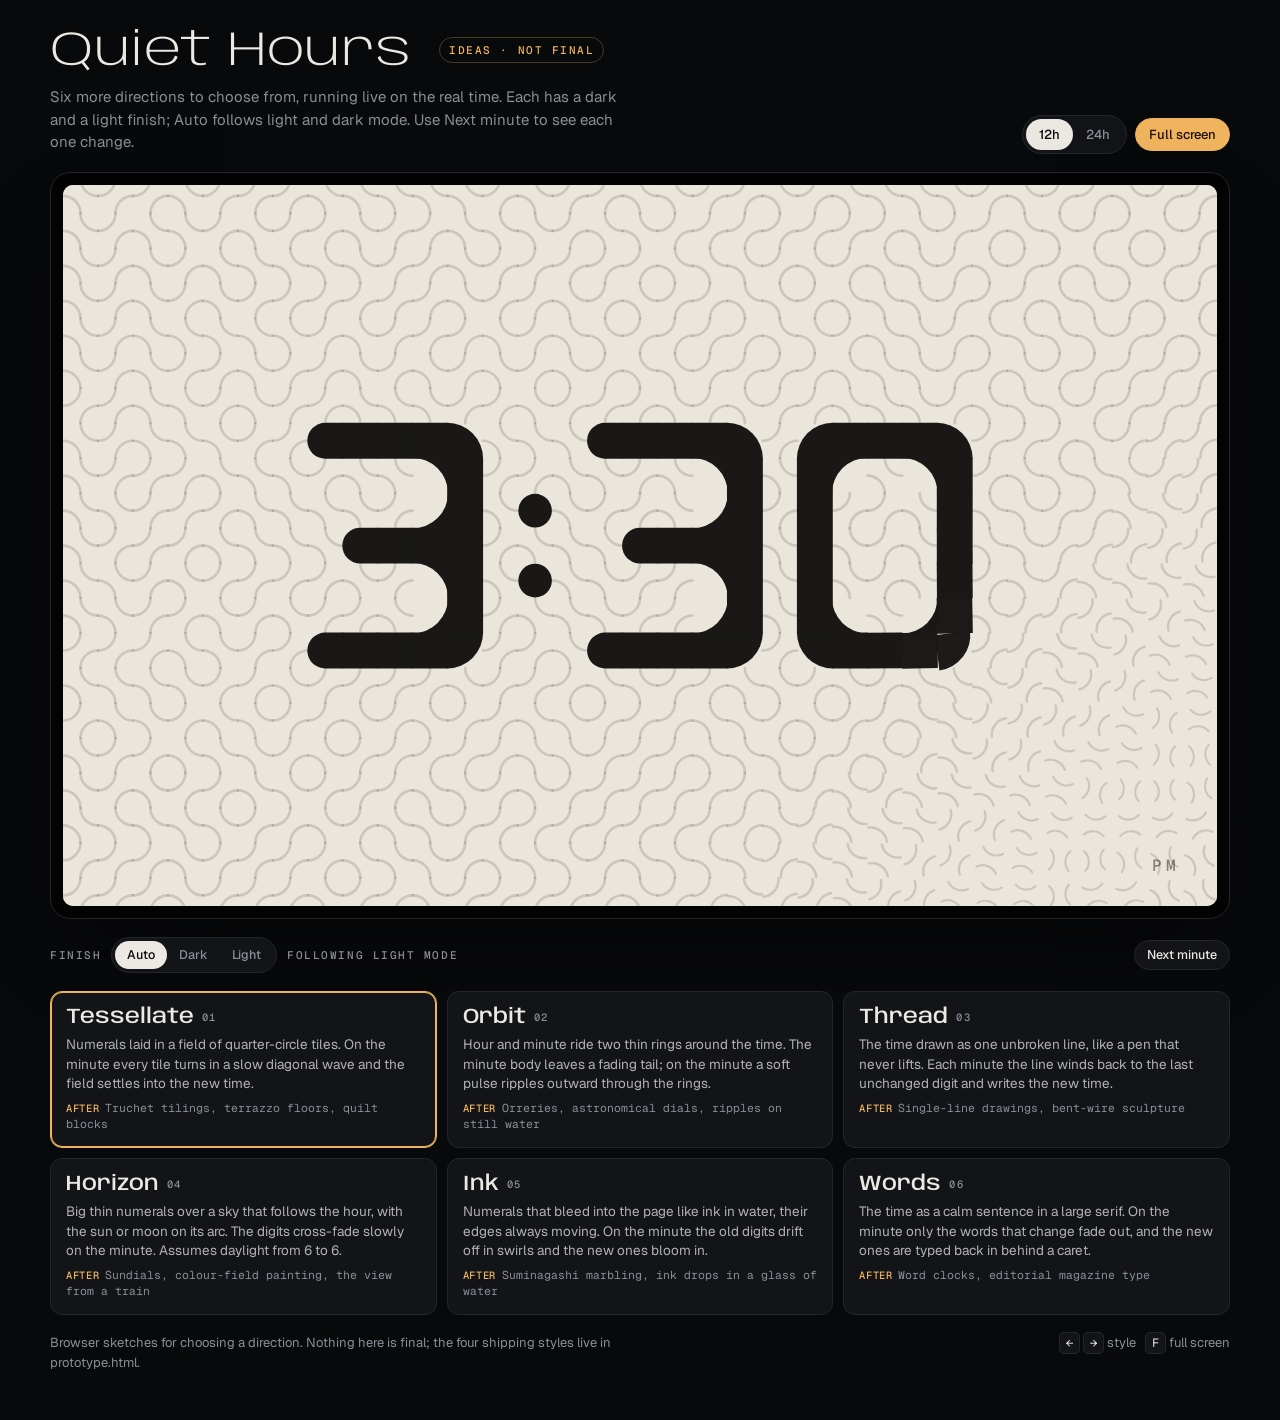
<file: reference/ideas.html>
<!doctype html>
<html lang="en">
<head>
<meta charset="utf-8">
<meta name="viewport" content="width=device-width, initial-scale=1, viewport-fit=cover">
</head>
<body style="margin:0">
<title>Quiet Hours Ideas</title>
<meta name="claude:viewport-fit-sides" content="cover">
<link rel="preconnect" href="https://fonts.googleapis.com">
<link rel="preconnect" href="https://fonts.gstatic.com" crossorigin>
<link rel="stylesheet" href="https://fonts.googleapis.com/css2?family=Anybody:wdth,wght@50..150,100..900&family=Fraunces:ital,opsz,wght@0,9..144,200..500;1,9..144,200..500&family=Geist:wght@400;500;600&family=Geist+Mono:wght@400;500&display=swap">
<style>
/* Sketches, not final. Same shell as prototype.html: the live display, controls above, finish + time preview under it, six new directions as picks below */
:root{
  --bg:#08090b; --panel:#121418; --line:#23262d; --ink:#ece9e2; --muted:#8b8e96; --accent:#f0b35e; --accent-ink:#1c1306;
  --f-display:"Anybody","Arial Narrow",system-ui,sans-serif;
  --f-serif:"Fraunces",Georgia,"Times New Roman",serif;
  --f-body:"Geist",system-ui,-apple-system,"Segoe UI",sans-serif;
  --f-mono:"Geist Mono",ui-monospace,"SF Mono",Menlo,monospace;
  color-scheme:dark;
}
[hidden]{display:none!important}
html,body{background:var(--bg);color:var(--ink)}
body{font-family:var(--f-body);font-size:15px;line-height:1.5;-webkit-font-smoothing:antialiased}
.wrap{max-width:1180px;margin:0 auto;padding-left:max(16px,env(safe-area-inset-left,0px));padding-right:max(16px,env(safe-area-inset-right,0px));padding-block:28px 48px;display:grid;gap:18px}
header{display:flex;flex-wrap:wrap;align-items:flex-end;justify-content:space-between;gap:16px 24px}
.brand{min-width:0}
.brand h1{margin:0;font-family:var(--f-display);font-weight:300;font-variation-settings:"wdth" 130,"wght" 280;font-size:clamp(32px,5vw,48px);line-height:1;letter-spacing:-.01em}
.brand h1 small{font:500 11px/1 var(--f-mono);letter-spacing:.14em;text-transform:uppercase;color:var(--accent);vertical-align:middle;margin-left:12px;border:1px solid #4a3a22;border-radius:999px;padding:5px 9px}
.brand p{margin:10px 0 0;color:var(--muted);max-width:60ch;text-wrap:pretty}
.controls{display:flex;flex-wrap:wrap;gap:8px;align-items:center}
.seg{display:inline-flex;flex-wrap:wrap;border:1px solid var(--line);border-radius:999px;padding:3px;background:var(--panel)}
.seg button,.btn{font:500 13px/1 var(--f-body);border-radius:999px;padding:9px 13px;cursor:pointer}
.seg button{color:var(--muted);background:transparent;border:0}
.seg button:hover{color:var(--ink)}
.seg button[aria-pressed="true"]{background:var(--ink);color:var(--bg)}
.btn{border:1px solid var(--line);background:var(--panel);color:var(--ink)}
.btn:hover{border-color:#3a3e47}
.btn.primary{background:var(--accent);border-color:var(--accent);color:var(--accent-ink)}
button:focus-visible{outline:2px solid var(--accent);outline-offset:2px}

.device{background:#030304;border:1px solid var(--line);border-radius:20px;padding:clamp(6px,1.1vw,12px);box-shadow:0 40px 90px -40px rgba(0,0,0,.9)}
.screen{position:relative;width:100%;max-width:100%;aspect-ratio:16/10;overflow:hidden;border-radius:10px;background:#000;container-type:inline-size}
.device:fullscreen{padding:0;border:0;border-radius:0;background:#000;display:flex;align-items:stretch}
.device:fullscreen .screen{aspect-ratio:auto;height:100%;border-radius:0}
.device.idle .screen{cursor:none}
.under{display:flex;flex-wrap:wrap;justify-content:space-between;align-items:center;gap:10px 16px}
.finish{display:flex;align-items:center;gap:10px;flex-wrap:wrap}
.label{font:500 11px/1 var(--f-mono);letter-spacing:.14em;text-transform:uppercase;color:var(--muted)}
.finish .seg button{font-size:12.5px;padding:8px 12px}
.sim{display:flex;align-items:center;gap:8px;flex-wrap:wrap}
.sim .btn{padding:8px 12px;font-size:12.5px}
.sim-note{font:500 12px/1 var(--f-mono);color:var(--accent)}

.styles{display:grid;grid-template-columns:repeat(auto-fit,minmax(300px,1fr));gap:10px}
.card{all:unset;box-sizing:border-box;cursor:pointer;display:grid;gap:6px;align-content:start;background:var(--panel);border:1px solid var(--line);border-radius:12px;padding:14px 15px 15px;min-width:0}
.card:hover{border-color:#3a3e47}
.card:focus-visible{outline:2px solid var(--accent);outline-offset:2px}
.card[aria-pressed="true"]{border-color:var(--accent);box-shadow:inset 0 0 0 1px var(--accent)}
.card .nm{font-family:var(--f-display);font-variation-settings:"wdth" 112,"wght" 520;font-size:21px;line-height:1.1;color:var(--ink)}
.card .nm i{font:500 10.5px/1 var(--f-mono);font-style:normal;letter-spacing:.14em;color:var(--muted);margin-left:8px;vertical-align:middle}
.card .ln{color:#b3b3b2;font-size:13.5px;line-height:1.45;text-wrap:pretty}
.card .insp{font:11.5px/1.4 var(--f-mono);color:var(--muted)}
.card .insp b{font-weight:500;color:var(--accent);letter-spacing:.06em;text-transform:uppercase;font-size:10.5px;margin-right:6px}
footer{display:flex;flex-wrap:wrap;justify-content:space-between;gap:8px 24px;color:var(--muted);font-size:13px}
footer p{margin:0;max-width:70ch}
kbd{font:12px/1 var(--f-mono);color:var(--ink);border:1px solid var(--line);border-radius:5px;padding:2px 6px;background:var(--panel)}

.fill{position:absolute;inset:0;width:100%;height:100%;display:block}
.corner-label{position:absolute;right:3.2cqw;bottom:2.8cqw;font:500 1.4cqw/1 var(--f-mono);letter-spacing:.24em;white-space:pre}

/* ---------- Horizon ---------- */
.hz{--hz-ink:#f2ede3;position:absolute;inset:0;background:#000}
.hz[data-v="light"]{--hz-ink:#16181c}
.hz-time{position:absolute;left:0;right:0;top:44%;transform:translateY(-50%);display:flex;justify-content:center;font-family:var(--f-display);font-size:23cqw;line-height:1;font-variation-settings:"wdth" 96,"wght" 130;font-feature-settings:"tnum";letter-spacing:-.01em;color:var(--hz-ink)}
.hz-c{display:inline-grid}
.hz-c.sp{display:none}
.hz-c>span{grid-area:1/1;text-align:center;transition:opacity 2.6s cubic-bezier(.45,0,.25,1),filter 2.6s cubic-bezier(.45,0,.25,1)}
.hz-c>span.off{opacity:0;filter:blur(.6cqw)}
.hz .corner-label{color:var(--hz-ink);opacity:.5}

/* ---------- Words ---------- */
.words{--w-bg:#000;--w-ink:#eee7d8;--w-mu:#77726a;--w-car:#f0b35e;position:absolute;inset:0;background:var(--w-bg);color:var(--w-ink)}
.words[data-v="light"]{--w-bg:#f2eee5;--w-ink:#1a1815;--w-mu:#958e82;--w-car:#b0532a}
.w-text{position:absolute;left:9cqw;right:9cqw;top:50%;margin:0;font-family:var(--f-serif);font-optical-sizing:auto;font-weight:300;font-size:7.2cqw;line-height:1.1;letter-spacing:-.012em;text-wrap:pretty;will-change:transform}
.w-text .tok{transition:opacity .45s ease,filter .45s ease}
.w-text .tok.out{opacity:0;filter:blur(.12em)}
.w-text .mu{color:var(--w-mu);font-style:italic}
.caret{display:inline-block;width:.05em;height:.8em;margin-left:.05em;vertical-align:-.05em;background:var(--w-car);border-radius:.03em;transition:opacity .8s}
.caret.blink{animation:wBlink 1.1s steps(1) infinite}
.caret.gone{opacity:0;animation:none}
@keyframes wBlink{50%{opacity:0}}
.w-meta{position:absolute;left:9cqw;bottom:5cqw;font:500 1.4cqw/1 var(--f-mono);letter-spacing:.24em;color:var(--w-mu)}

@media (prefers-reduced-motion: reduce){
  .hz-c>span,.w-text .tok,.caret{transition-duration:.01s}
  .caret.blink{animation:none}
}
</style>

<div class="wrap">
  <header>
    <div class="brand">
      <h1>Quiet Hours <small>Ideas · not final</small></h1>
      <p>Six more directions to choose from, running live on the real time. Each has a dark and a light finish; Auto follows light and dark mode. Use Next minute to see each one change.</p>
    </div>
    <div class="controls" role="group" aria-label="Clock settings">
      <div class="seg" role="group" aria-label="Hour format">
        <button type="button" id="fmt12" aria-pressed="true">12h</button>
        <button type="button" id="fmt24" aria-pressed="false">24h</button>
      </div>
      <button type="button" class="btn primary" id="fs">Full screen</button>
    </div>
  </header>

  <div class="device" id="device">
    <div class="screen" id="screen"></div>
  </div>

  <div class="under">
    <div class="finish">
      <span class="label">Finish</span>
      <div class="seg" id="finish" role="group" aria-label="Finish"></div>
      <span class="label" id="autoNote" hidden></span>
    </div>
    <div class="sim">
      <span class="sim-note" id="simNote" hidden>Previewing another time</span>
      <button type="button" class="btn" id="nextMin">Next minute</button>
      <button type="button" class="btn" id="live" hidden>Back to live</button>
    </div>
  </div>

  <div class="styles" id="styles" role="group" aria-label="Clock styles"></div>

  <footer>
    <p>Browser sketches for choosing a direction. Nothing here is final; the four shipping styles live in prototype.html.</p>
    <span><kbd>←</kbd> <kbd>→</kbd> style &nbsp; <kbd>F</kbd> full screen</span>
  </footer>
</div>

<script>
(function(){
const reduce = matchMedia('(prefers-reduced-motion: reduce)').matches;
const state = {style:'tessellate', h24:false, offset:0, v:{}};
try{ const s=JSON.parse(localStorage.getItem('quiet-hours-ideas-1')||'{}'); if(s.style) state.style=s.style; state.h24=!!s.h24; if(s.v) state.v=s.v; }catch(e){}
function save(){ try{ localStorage.setItem('quiet-hours-ideas-1', JSON.stringify({style:state.style,h24:state.h24,v:state.v})); }catch(e){} }

const TAU=Math.PI*2, DEG=Math.PI/180;
const pad=n=>String(n).padStart(2,'0');
function parts(){
  const d=new Date(Date.now()+state.offset);
  const h=d.getHours(), m=d.getMinutes(), s=d.getSeconds(), ms=d.getMilliseconds();
  const hd=state.h24?h:(h%12||12);
  const hs=state.h24?pad(hd):(hd<10?' '+hd:String(hd));
  return {d,h,m,s,ms,pm:h>=12,digits:hs+pad(m),sec:pad(s)};
}
const ampm=p=>state.h24?'':(p.pm?'PM':'AM');
const timeText=p=>state.h24?p.digits.slice(0,2)+':'+p.digits.slice(2):p.digits.trim().replace(/^(\d{1,2})(\d{2})$/,'$1:$2');
const clamp=(v,a,b)=>Math.max(a,Math.min(b,v));
const ease=k=>k<.5?4*k*k*k:1-Math.pow(-2*k+2,3)/2;
const easeOut=k=>1-Math.pow(1-k,3);
const easeSine=k=>-(Math.cos(Math.PI*k)-1)/2;
function canvasIn(el){
  const cv=document.createElement('canvas'); cv.className='fill'; el.appendChild(cv);
  const o={cv,ctx:cv.getContext('2d'),W:0,H:0,dpr:1,gen:0};
  o.ro=new ResizeObserver(()=>{ const r=el.getBoundingClientRect(); o.dpr=Math.min(2,window.devicePixelRatio||1); o.W=r.width; o.H=r.height; cv.width=Math.max(1,Math.round(r.width*o.dpr)); cv.height=Math.max(1,Math.round(r.height*o.dpr)); o.gen++; });
  o.ro.observe(el); return o;
}
function offscreen(w,h){ const c=document.createElement('canvas'); c.width=Math.max(1,Math.ceil(w)); c.height=Math.max(1,Math.ceil(h)); return c; }
function cornerLabel(el,color){ const l=document.createElement('div'); l.className='corner-label'; l.style.color=color; el.appendChild(l); return l; }
const mix=(a,b,k)=>a.map((x,i)=>x+(b[i]-x)*k);
const hex=h=>[1,3,5].map(i=>parseInt(h.slice(i,i+2),16));
const rgb=c=>`rgb(${c.map(x=>Math.round(clamp(x,0,255))).join(',')})`;

/* ================= Tessellate ================= */
/* Numerals on a 5x7 grid; filled cells round their outer corners with quarter circles, empty inner corners get a quarter-circle fillet, everything else is a thin Truchet arc tile. */
const TFONT={
  '0':['11111','10001','10001','10001','10001','10001','11111'],
  '1':['01100','00100','00100','00100','00100','00100','01110'],
  '2':['11111','00001','00001','11111','10000','10000','11111'],
  '3':['11111','00001','00001','01111','00001','00001','11111'],
  '4':['10001','10001','10001','11111','00001','00001','00001'],
  '5':['11111','10000','10000','11111','00001','00001','11111'],
  '6':['11111','10000','10000','11111','10001','10001','11111'],
  '7':['11111','00001','00001','00001','00001','00001','00001'],
  '8':['11111','10001','10001','11111','10001','10001','11111'],
  '9':['11111','10001','10001','11111','00001','00001','11111'],
  ':':['0','0','1','0','1','0','0']
};
const TESS_PAL={
  dark:{bg:'#000',ink:'#eee8dc',line:'rgba(238,232,220,.15)',label:'rgba(238,232,220,.42)'},
  light:{bg:'#ebe6db',ink:'#191816',line:'rgba(25,24,22,.15)',label:'rgba(30,28,24,.5)'}
};
const Tessellate={
  id:'tessellate', name:'Tessellate',
  line:'Numerals laid in a field of quarter-circle tiles. On the minute every tile turns in a slow diagonal wave and the field settles into the new time.',
  insp:'Truchet tilings, terrazzo floors, quilt blocks',
  mount(el,v){
    const pal=TESS_PAL[v]; el.style.background=pal.bg;
    const C=canvasIn(el), label=cornerLabel(el,pal.label);
    const DUR=reduce?1:760, COLS=33;
    let gen=-1, cells=[], rows=0, s=0, oy=0, key=null, nextIdle=0;
    function build(W,H){
      s=W/COLS; rows=Math.ceil(H/s); oy=(H-rows*s)/2; cells=[];
      for(let r=0;r<rows;r++) for(let c=0;c<COLS;c++){ const rt=Math.random()<.5?0:1; cells.push({c,r,k:0,r0:rt,rt,pk:0,d:0,st:-1e9,del:0}); }
    }
    function maskOf(text){
      const g=new Uint8Array(rows*COLS), ch=[...text];
      const w=ch.reduce((a,x)=>a+TFONT[x][0].length,0)+ch.length-1;
      let c0=Math.floor((COLS-w)/2); const r0=Math.floor((rows-7)/2);
      for(const x of ch){ const f=TFONT[x]; f.forEach((row,ri)=>[...row].forEach((b,ci)=>{ const r=r0+ri,c=c0+ci; if(b==='1'&&r>=0&&r<rows&&c>=0&&c<COLS) g[r*COLS+c]=1; })); c0+=f[0].length+1; }
      return (r,c)=>r>=0&&r<rows&&c>=0&&c<COLS?g[r*COLS+c]:0;
    }
    // kinds: 0 arc tile, 1 full, 2 rounded corner, 3 cap, 4 dot, 5 fillet. rot -1 = any
    function classify(F,r,c){
      if(F(r,c)){
        const n=!F(r-1,c), e=!F(r,c+1), s_=!F(r+1,c), w=!F(r,c-1), cnt=n+e+s_+w;
        if(cnt===4) return [4,-1];
        if(cnt===3) return [3, !s_?0: !w?1: !n?2:3];
        if(cnt===2){ if(n&&e) return [2,0]; if(e&&s_) return [2,1]; if(s_&&w) return [2,2]; if(w&&n) return [2,3]; }
        return [1,-1];
      }
      const N=F(r-1,c), E=F(r,c+1), S=F(r+1,c), W=F(r,c-1);
      if(N&&W&&F(r-1,c-1)) return [5,0];
      if(N&&E&&F(r-1,c+1)) return [5,1];
      if(E&&S&&F(r+1,c+1)) return [5,2];
      if(S&&W&&F(r+1,c-1)) return [5,3];
      return [0,-1];
    }
    function retarget(text,t){
      const F=maskOf(text);
      for(const cl of cells){
        const [k,r]=classify(F,cl.r,cl.c), del=reduce?0:(cl.c+cl.r)*26;
        cl.st=t; cl.del=del; cl.r0=cl.rt;
        if(cl.k===k&&k!==0&&(r<0||cl.rt===r)){ cl.pk=k; cl.d=0; continue; }   // unchanged: only the wave pulse
        cl.pk=cl.k; cl.k=k;
        if(r<0){ cl.rt=(cl.r0+1)%4; cl.d=1; }
        else { const d=((r-cl.r0)%4+4)%4; cl.rt=r; cl.d=d||4; }
      }
    }
    function shape(ctx,k,h){
      const H=h+.45; ctx.beginPath();
      if(k===0){ ctx.arc(-h,-h,h,0,Math.PI/2); ctx.moveTo(0,h); ctx.arc(h,h,h,Math.PI,Math.PI*1.5); ctx.stroke(); return; }
      if(k===1) ctx.rect(-H,-H,2*H,2*H);
      else if(k===2){ ctx.moveTo(-H,H); ctx.lineTo(-H,-H); ctx.arc(-H,H,2*H,-Math.PI/2,0); }
      else if(k===3){ ctx.moveTo(-H,H); ctx.lineTo(-H,0); ctx.arc(0,0,H,Math.PI,0); ctx.lineTo(H,H); }
      else if(k===4) ctx.arc(0,0,h*.96,0,TAU);
      else { ctx.moveTo(-H,-H); ctx.lineTo(H,-H); ctx.arc(H,H,2*H,-Math.PI/2,-Math.PI,true); }
      ctx.closePath(); ctx.fill();
    }
    return {
      frame(p,t){
        const {ctx,W,H,dpr}=C; if(!W||!H) return;
        if(C.gen!==gen){ gen=C.gen; build(W,H); key=null; }
        const txt=timeText(p);
        if(txt!==key){ key=txt; retarget(txt,t); }
        if(!reduce&&t>nextIdle){   // now and then one background tile turns on its own
          nextIdle=t+1800+Math.random()*1800;
          const cl=cells[(Math.random()*cells.length)|0];
          if(cl.k===0&&t>cl.st+cl.del+DUR){ cl.pk=0; cl.r0=cl.rt; cl.rt=(cl.rt+1)%4; cl.d=1; cl.st=t; cl.del=0; }
        }
        ctx.setTransform(dpr,0,0,dpr,0,0); ctx.globalAlpha=1;
        ctx.fillStyle=pal.bg; ctx.fillRect(0,0,W,H);
        const h=s/2; ctx.lineWidth=Math.max(1,s*.075); ctx.lineCap='round'; ctx.strokeStyle=pal.line; ctx.fillStyle=pal.ink;
        for(const cl of cells){
          const x=cl.c*s+h, y=oy+cl.r*s+h, k=clamp((t-cl.st-cl.del)/DUR,0,1), e=ease(k);
          const ang=(k>=1?cl.rt:cl.r0+cl.d*e)*Math.PI/2, sc=1-.2*Math.sin(Math.PI*e);
          const co=Math.cos(ang)*sc*dpr, si=Math.sin(ang)*sc*dpr;
          ctx.setTransform(co,si,-si,co,x*dpr,y*dpr);
          if(k>=1||cl.pk===cl.k){ ctx.globalAlpha=1; shape(ctx,cl.k,h); }
          else { ctx.globalAlpha=1-e; shape(ctx,cl.pk,h); ctx.globalAlpha=e; shape(ctx,cl.k,h); }
        }
        ctx.setTransform(1,0,0,1,0,0); ctx.globalAlpha=1;
        label.textContent=ampm(p);
      },
      destroy(){ C.ro.disconnect(); el.style.background=''; }
    };
  }
};

/* ================= Orbit ================= */
const ORBIT_PAL={
  dark:{bg:'#000',ring:'255,255,255',ringA:.1,ink:'238,233,222',acc:'240,179,94',label:'rgba(238,233,222,.4)'},
  light:{bg:'#eeeae1',ring:'20,18,16',ringA:.13,ink:'22,21,20',acc:'184,86,44',label:'rgba(30,28,24,.5)'}
};
const Orbit={
  id:'orbit', name:'Orbit',
  line:'Hour and minute ride two thin rings around the time. The minute body leaves a fading tail; on the minute a soft pulse ripples outward through the rings.',
  insp:'Orreries, astronomical dials, ripples on still water',
  mount(el,v){
    const pal=ORBIT_PAL[v]; el.style.background=pal.bg;
    const C=canvasIn(el);
    let ah=null, am=null, lt=0, txt=null, prev='', tst=-1e9; const pulses=[];
    const wrapA=a=>{ a=(a+Math.PI)%TAU; if(a<0) a+=TAU; return a-Math.PI; };
    function body(ctx,x,y,r,col,glow){
      const g=ctx.createRadialGradient(x,y,0,x,y,r*glow); g.addColorStop(0,`rgba(${col},.32)`); g.addColorStop(1,`rgba(${col},0)`);
      ctx.fillStyle=g; ctx.beginPath(); ctx.arc(x,y,r*glow,0,TAU); ctx.fill();
      ctx.fillStyle=`rgb(${col})`; ctx.beginPath(); ctx.arc(x,y,r,0,TAU); ctx.fill();
    }
    return {
      frame(p,t){
        const {ctx,W,H,dpr}=C; if(!W||!H) return;
        ctx.setTransform(dpr,0,0,dpr,0,0);
        const dt=Math.min(64,t-(lt||t)); lt=t;
        const th=((p.h%12)+p.m/60+p.s/3600)/12*TAU, tm=(p.m+(p.s+p.ms/1000)/60)/60*TAU;
        if(ah===null||reduce){ ah=th; am=tm; } else { const k=Math.min(1,dt/420); ah+=wrapA(th-ah)*k; am+=wrapA(tm-am)*k; }
        const T=timeText(p);
        if(T!==txt){ const first=txt===null; prev=first?'':txt; txt=T; tst=first||reduce?-1e9:t; if(!first&&!reduce) pulses.push(t,t+420); }
        while(pulses.length&&t-pulses[0]>3000) pulses.shift();

        ctx.fillStyle=pal.bg; ctx.fillRect(0,0,W,H);
        const cx=W/2, cy=H/2, M=Math.min(W,H), R2=M*.42, R1=M*.285, R0=R1*.55, maxR=Math.hypot(W,H)/2, lw=Math.max(1,M/700);
        const rad=k=>R0+(maxR-R0)*easeOut(k);
        const bump=R=>pulses.reduce((b,s)=>{ const k=(t-s)/2800; return k<0||k>1?b:b+Math.exp(-(((rad(k)-R)/(M*.045))**2))*(1-k); },0);
        for(const s of pulses){ const k=(t-s)/2800; if(k<0||k>1) continue;
          ctx.strokeStyle=`rgba(${pal.ink},${(.26*Math.pow(1-k,1.8)).toFixed(3)})`; ctx.lineWidth=lw*(1+2.5*k);
          ctx.beginPath(); ctx.arc(cx,cy,rad(k),0,TAU); ctx.stroke(); }
        for(const R of [R1,R2]){ ctx.strokeStyle=`rgba(${pal.ring},${Math.min(.6,pal.ringA*(1+3*bump(R))).toFixed(3)})`; ctx.lineWidth=lw; ctx.beginPath(); ctx.arc(cx,cy,R,0,TAU); ctx.stroke(); }
        ctx.fillStyle=`rgba(${pal.ring},${(pal.ringA*2.2).toFixed(3)})`;
        for(let i=0;i<60;i++){ const a=i/60*TAU-Math.PI/2, rr=(i%5===0?1.7:.9)*lw, R=R2+M*.024; ctx.beginPath(); ctx.arc(cx+Math.cos(a)*R,cy+Math.sin(a)*R,rr,0,TAU); ctx.fill(); }
        for(let i=0;i<12;i++){ const a=i/12*TAU-Math.PI/2, R=R1-M*.022; ctx.beginPath(); ctx.arc(cx+Math.cos(a)*R,cy+Math.sin(a)*R,1.5*lw,0,TAU); ctx.fill(); }
        // minute tail: a thinning, fading arc behind the body
        const ma=am-Math.PI/2, ha=ah-Math.PI/2, bm=M*.011, bh=M*.017, N=48, span=Math.PI*.45;
        ctx.lineCap='butt';
        for(let i=N;i>0;i--){ const k=i/N;
          ctx.strokeStyle=`rgba(${pal.acc},${(.5*(1-k)*(1-k)).toFixed(3)})`; ctx.lineWidth=bm*1.4*(1-k*.8);
          ctx.beginPath(); ctx.arc(cx,cy,R2,ma-span*k,ma-span*(k-1/N)+.002); ctx.stroke(); }
        body(ctx,cx+Math.cos(ha)*R1,cy+Math.sin(ha)*R1,bh,pal.ink,3.2);
        body(ctx,cx+Math.cos(ma)*R2,cy+Math.sin(ma)*R2,bm,pal.acc,4);
        // the time, small at the centre, cross-fading on the minute
        const fs=M*.15, k=clamp((t-tst)/1200,0,1), e=easeSine(k);
        ctx.font=`300 ${fs.toFixed(1)}px Anybody, "Arial Narrow", sans-serif`; ctx.textAlign='center'; ctx.textBaseline='middle';
        if(k<1&&prev){ ctx.fillStyle=`rgba(${pal.ink},${(1-e).toFixed(3)})`; ctx.fillText(prev,cx,cy-fs*.14*e); }
        ctx.fillStyle=`rgba(${pal.ink},${e.toFixed(3)})`; ctx.fillText(txt,cx,cy+fs*.14*(1-e));
        const ap=ampm(p);
        if(ap){ ctx.font=`500 ${(M*.022).toFixed(1)}px "Geist Mono", ui-monospace, monospace`; if('letterSpacing' in ctx) ctx.letterSpacing=(M*.006).toFixed(1)+'px'; ctx.fillStyle=pal.label; ctx.fillText(ap,cx,cy+fs*.82); if('letterSpacing' in ctx) ctx.letterSpacing='0px'; }
      },
      destroy(){ C.ro.disconnect(); el.style.background=''; }
    };
  }
};

/* ================= Thread ================= */
/* Each glyph is one pen path in a 0.6 x 1 box. Glyphs are joined by thin connecting strokes, so the whole time is a single line. */
const GLYPH={
  '0':b=>{ b.A(.3,.5,.3,.5,-90*DEG,-450*DEG); },
  '1':b=>{ b.P(.1,.2); b.L(.34,0); b.L(.34,1); },
  '2':b=>{ b.A(.3,.28,.28,.28,200*DEG,380*DEG); b.L(0,1); b.L(.6,1); },
  '3':b=>{ b.A(.28,.24,.25,.24,200*DEG,450*DEG); b.A(.28,.74,.3,.26,270*DEG,520*DEG); },
  '4':b=>{ b.P(.46,1); b.L(.46,0); b.L(0,.68); b.L(.6,.68); },
  '5':b=>{ b.P(.56,0); b.L(.08,0); b.L(.06,.45); b.A(.28,.68,.3,.3,230*DEG,520*DEG); },
  '6':b=>{ b.P(.5,0); b.Q(.04,.2,.02,.7); b.A(.3,.7,.28,.29,180*DEG,-180*DEG); },
  '7':b=>{ b.P(0,0); b.L(.6,0); b.L(.2,1); },
  '8':b=>{ b.A(.3,.24,.25,.24,270*DEG,90*DEG); b.A(.3,.73,.29,.27,270*DEG,630*DEG); b.A(.3,.24,.25,.24,90*DEG,-90*DEG); },
  '9':b=>{ b.A(.3,.3,.28,.3,0,-360*DEG); b.Q(.6,.75,.12,1); },
  ':':b=>{ b.A(.1,.3,.02,.02,-90*DEG,630*DEG); b.L(.1,.76,1); b.A(.1,.78,.02,.02,-90*DEG,630*DEG); }
};
function penBuilder(pts){
  const last=()=>pts[pts.length-1];
  return {
    P(x,y,f){ pts.push([x,y,f|0]); },
    L(x,y,f){ const [x0,y0]=last(), n=Math.max(2,Math.ceil(Math.hypot(x-x0,y-y0)*40)); for(let i=1;i<=n;i++) pts.push([x0+(x-x0)*i/n,y0+(y-y0)*i/n,f|0]); },
    A(cx,cy,rx,ry,a0,a1,f){ const n=Math.max(8,Math.ceil(Math.abs(a1-a0)*Math.max(rx,ry)*40)); for(let i=0;i<=n;i++){ const a=a0+(a1-a0)*i/n; pts.push([cx+Math.cos(a)*rx,cy+Math.sin(a)*ry,f|0]); } },
    Q(qx,qy,x,y,f){ const [x0,y0]=last(); for(let i=1;i<=24;i++){ const k=i/24,u=1-k; pts.push([u*u*x0+2*u*k*qx+k*k*x,u*u*y0+2*u*k*qy+k*k*y,f|0]); } }
  };
}
const THREAD_PAL={
  dark:{bg:'#000',ink:'236,230,216',label:'rgba(236,230,216,.42)'},
  light:{bg:'#f0ece3',ink:'26,25,23',label:'rgba(30,28,24,.5)'}
};
const Thread={
  id:'thread', name:'Thread',
  line:'The time drawn as one unbroken line, like a pen that never lifts. Each minute the line winds back to the last unchanged digit and writes the new time.',
  insp:'Single-line drawings, bent-wire sculpture',
  mount(el,v){
    const pal=THREAD_PAL[v]; el.style.background=pal.bg;
    const C=canvasIn(el), label=cornerLabel(el,pal.label);
    let gen=-1, path=null, text=null, want=null, dl=0, phase='idle', from=0, to=0, st=0, dur=1;
    function build(str,W,H){
      const u=H*.3, gap=.3, ch=[...str], adv=c=>c===':'?.2:.6;
      const total=ch.reduce((a,c)=>a+adv(c),0)+gap*(ch.length-1), x0=(W-total*u)/2, y0=(H-u)/2;
      const X=[],Y=[],F=[],gEnd=[]; let cx=0;
      ch.forEach((c,i)=>{
        const pts=[]; GLYPH[c](penBuilder(pts));
        const g=pts.map(([x,y,f])=>[x0+(cx+x)*u,y0+y*u,f]);
        if(i>0){ // thin connecting stroke, arching above or dipping below the glyphs
          const ex=X[X.length-1], ey=Y[Y.length-1], [sx,sy]=g[0], above=((ey-y0)+(sy-y0))/2/u<.5;
          const cy=above?y0-.24*u:y0+1.24*u, dx=sx-ex;
          for(let j=1;j<=30;j++){ const k=j/30,q=1-k; X.push(q*q*q*ex+3*q*q*k*(ex+dx*.3)+3*q*k*k*(sx-dx*.3)+k*k*k*sx); Y.push(q*q*q*ey+3*q*q*k*cy+3*q*k*k*cy+k*k*k*sy); F.push(1); }
        }
        g.forEach(([x,y,f])=>{ X.push(x); Y.push(y); F.push(f); });
        gEnd.push(X.length-1); cx+=adv(c)+gap;
      });
      const Lc=new Float32Array(X.length); for(let i=1;i<X.length;i++) Lc[i]=Lc[i-1]+Math.hypot(X[i]-X[i-1],Y[i]-Y[i-1]);
      return {X,Y,F,Lc,gEnd,L:Lc[X.length-1],u};
    }
    function keepLen(a,b){
      if(a.length!==b.length) return 0;
      let j=0; while(j<a.length&&a[j]===b[j]) j++;
      return j===0?0:j===a.length?path.L:path.Lc[path.gEnd[j-1]];
    }
    function begin(ph,a,b,t,base){ phase=ph; from=a; to=b; st=t; dur=base*(.35+.65*Math.abs(b-a)/Math.max(1,path.L)); }
    function stroke(ctx){
      const {X,Y,F,Lc,u}=path; if(dl<=0) return [X[0],Y[0]];
      const style=f=>{ ctx.strokeStyle=f?`rgba(${pal.ink},.32)`:`rgb(${pal.ink})`; ctx.lineWidth=f?Math.max(1,u*.016):u*.042; };
      let run=F[1], tip=[X[X.length-1],Y[Y.length-1]];
      ctx.beginPath(); ctx.moveTo(X[0],Y[0]);
      for(let i=1;i<X.length;i++){
        if(F[i]!==run){ style(run); ctx.stroke(); ctx.beginPath(); ctx.moveTo(X[i-1],Y[i-1]); run=F[i]; }
        if(Lc[i]>=dl){ const k=(dl-Lc[i-1])/Math.max(1e-6,Lc[i]-Lc[i-1]); tip=[X[i-1]+(X[i]-X[i-1])*k,Y[i-1]+(Y[i]-Y[i-1])*k]; ctx.lineTo(tip[0],tip[1]); break; }
        ctx.lineTo(X[i],Y[i]);
      }
      style(run); ctx.stroke(); return tip;
    }
    return {
      frame(p,t){
        const {ctx,W,H,dpr}=C; if(!W||!H) return;
        if(C.gen!==gen){ gen=C.gen; if(want){ text=want; path=build(text,W,H); dl=path.L; phase='idle'; } }
        const txt=timeText(p);
        if(txt!==want){ want=txt;
          if(!path||reduce){ text=txt; path=build(txt,W,H); dl=reduce?path.L:0; if(!reduce) begin('draw',0,path.L,t,3000); }
          else begin('unwind',dl,Math.min(dl,keepLen(text,txt)),t,1300);
        }
        if(phase!=='idle'){
          const k=clamp((t-st)/dur,0,1); dl=from+(to-from)*easeSine(k);
          if(k>=1){
            if(phase==='unwind'){ if(want!==text){ text=want; path=build(text,W,H); } begin('draw',dl,path.L,t,3000); }
            else phase='idle';
          }
        }
        ctx.setTransform(dpr,0,0,dpr,0,0);
        ctx.fillStyle=pal.bg; ctx.fillRect(0,0,W,H);
        ctx.lineCap='round'; ctx.lineJoin='round';
        const tip=stroke(ctx), moving=phase!=='idle';
        const pr=path.u*(moving?.045:.032), a=moving?1:(reduce?.6:.45+.3*Math.sin(t/700));
        ctx.fillStyle=`rgba(${pal.ink},${a.toFixed(3)})`; ctx.beginPath(); ctx.arc(tip[0],tip[1],pr,0,TAU); ctx.fill();
        label.textContent=ampm(p);
      },
      destroy(){ C.ro.disconnect(); el.style.background=''; }
    };
  }
};

/* ================= Horizon ================= */
/* Sky colours by hour [hour, zenith, horizon]. Daylight is assumed to run 6:00 to 18:00; no location is used. */
const SKY=[[0,'#03050c','#0b1122'],[4.5,'#060a18','#1a1a33'],[6,'#24345e','#d98e68'],[7.5,'#4f78ad','#efc29a'],[10,'#4b8bcc','#a7cbe8'],[14,'#3e83cc','#b9d7ee'],[16.5,'#4878b4','#e2c7a0'],[18,'#2b3a6a','#ee8456'],[19.3,'#121a36','#4e3554'],[21,'#060914','#121830'],[24,'#03050c','#0b1122']].map(([h,a,b])=>[h,hex(a),hex(b)]);
const Horizon={
  id:'horizon', name:'Horizon',
  line:'Big thin numerals over a sky that follows the hour, with the sun or moon on its arc. The digits cross-fade slowly on the minute. Assumes daylight from 6 to 6.',
  insp:'Sundials, colour-field painting, the view from a train',
  mount(el,v){
    const dark=v!=='light';
    el.innerHTML=`<div class="hz" data-v="${v}"></div>`;
    const root=el.firstElementChild, C=canvasIn(root);
    const time=document.createElement('div'); time.className='hz-time'; time.innerHTML='<span class="hz-c"></span>'.repeat(5); root.appendChild(time);
    const label=cornerLabel(root,''), slots=[...time.children], dying=[];
    const stars=Array.from({length:70},()=>({x:Math.random(),y:Math.random()*.75,a:Math.random(),ph:Math.random()*TAU}));
    const CREAM=[243,239,231];
    function skyAt(hr){
      let i=0; while(i<SKY.length-2&&hr>=SKY[i+1][0]) i++;
      const [h0,a0,b0]=SKY[i],[h1,a1,b1]=SKY[i+1], k=easeSine(clamp((hr-h0)/(h1-h0),0,1));
      let top=mix(a0,a1,k), bot=mix(b0,b1,k);
      if(dark){ top=top.map(x=>x*.22); bot=bot.map(x=>x*.5); }
      else { const lift=c=>{ const mx=Math.max(1,...c); return c.map(x=>x/mx*(110+.6*mx)); }; top=mix(lift(top),CREAM,.6); bot=mix(lift(bot),CREAM,.55); }
      return [top,bot];
    }
    function setSlot(s,ch,t){
      if(s._v===ch) return; const first=s._v===undefined; s._v=ch;
      s.classList.toggle('sp',ch===' ');
      const sp=document.createElement('span'); sp.textContent=ch===' '?'':ch;
      if(first||reduce){ s.replaceChildren(sp); return; }
      const old=s.lastElementChild; if(old){ old.classList.add('off'); dying.push({el:old,at:t+2800}); }
      sp.className='off'; s.appendChild(sp); void sp.offsetWidth; sp.classList.remove('off');
    }
    return {
      frame(p,t){
        const str=p.digits.slice(0,2)+':'+p.digits.slice(2);
        slots.forEach((s,i)=>setSlot(s,str[i],t));
        for(let i=dying.length-1;i>=0;i--) if(t>dying[i].at){ dying[i].el.remove(); dying.splice(i,1); }
        label.textContent=ampm(p);
        const {ctx,W,H,dpr}=C; if(!W||!H) return;
        ctx.setTransform(dpr,0,0,dpr,0,0);
        const hr=p.h+p.m/60+(p.s+p.ms/1000)/3600, [top,bot]=skyAt(hr), hy=H*.8;
        const g=ctx.createLinearGradient(0,0,0,hy); g.addColorStop(0,rgb(top)); g.addColorStop(1,rgb(bot));
        ctx.fillStyle=g; ctx.fillRect(0,0,W,hy+1);
        const gg=ctx.createLinearGradient(0,hy,0,H);
        if(dark){ gg.addColorStop(0,rgb(bot.map(x=>x*.35))); gg.addColorStop(1,'#000'); } else { gg.addColorStop(0,rgb(mix(bot,[206,198,184],.45).map(x=>x*.93))); gg.addColorStop(1,rgb(mix(bot,[206,198,184],.6).map(x=>x*.86))); }
        ctx.fillStyle=gg; ctx.fillRect(0,hy,W,H-hy);
        const inkC=dark?'242,237,227':'22,24,28';
        const night=hr>=19&&hr<20.5?(hr-19)/1.5:(hr>=20.5||hr<4.5)?1:(hr>=4.5&&hr<6)?1-(hr-4.5)/1.5:0;
        if(dark&&night>0){ ctx.fillStyle='rgb(235,232,222)';
          for(const s of stars){ ctx.globalAlpha=night*(.15+.5*s.a)*(reduce?1:.75+.25*Math.sin(t/1300+s.ph)); ctx.fillRect(s.x*W,s.y*hy,Math.max(1,W/900),Math.max(1,W/900)); }
          ctx.globalAlpha=1; }
        // the arc and the body on it
        const cx=W/2, rx=W*.42, ry=H*.6, day=hr>=6&&hr<18, f=day?(hr-6)/12:((hr-18+24)%24)/12;
        ctx.save(); ctx.setLineDash([1,W*.009]); ctx.lineCap='round'; ctx.lineWidth=Math.max(1,W/650);
        ctx.strokeStyle=`rgba(${inkC},.22)`; ctx.beginPath(); ctx.ellipse(cx,hy,rx,ry,0,Math.PI,TAU); ctx.stroke(); ctx.restore();
        ctx.strokeStyle=`rgba(${inkC},.18)`; ctx.lineWidth=1; ctx.beginPath(); ctx.moveTo(0,hy+.5); ctx.lineTo(W,hy+.5); ctx.stroke();
        const bx=cx-rx*Math.cos(Math.PI*f), by=hy-ry*Math.sin(Math.PI*f), R=W*.021;
        ctx.save(); ctx.beginPath(); ctx.rect(0,0,W,hy); ctx.clip();
        const col=day?(dark?[255,206,150]:[232,128,72]):(dark?[232,228,216]:[112,118,138]);
        const glow=ctx.createRadialGradient(bx,by,0,bx,by,R*(day?7:4)); glow.addColorStop(0,`rgba(${col.join(',')},${day?.38:.18})`); glow.addColorStop(1,`rgba(${col.join(',')},0)`);
        ctx.fillStyle=glow; ctx.beginPath(); ctx.arc(bx,by,R*(day?7:4),0,TAU); ctx.fill();
        ctx.fillStyle=rgb(col); ctx.beginPath(); ctx.arc(bx,by,day?R:R*.8,0,TAU); ctx.fill();
        if(!day){ ctx.fillStyle=rgb(mix(top,bot,clamp(by/hy,0,1))); ctx.beginPath(); ctx.arc(bx+R*.36,by-R*.18,R*.74,0,TAU); ctx.fill(); }
        ctx.restore();
      },
      destroy(){ C.ro.disconnect(); }
    };
  }
};

/* ================= Ink ================= */
const INK_PAL={
  dark:{bg:'#000',c:[233,226,210],core:.13,halo:.05,label:'rgba(233,226,210,.42)'},
  light:{bg:'#efe9dd',c:[24,30,46],core:.15,halo:.055,label:'rgba(30,28,24,.5)'}
};
const Ink={
  id:'ink', name:'Ink',
  line:'Numerals that bleed into the page like ink in water, their edges always moving. On the minute the old digits drift off in swirls and the new ones bloom in.',
  insp:'Suminagashi marbling, ink drops in a glass of water',
  mount(el,v){
    const pal=INK_PAL[v]; el.style.background=pal.bg;
    const C=canvasIn(el), label=cornerLabel(el,pal.label);
    const mask=document.createElement('canvas'), mx=mask.getContext('2d',{willReadFrequently:true});
    const BLOOM=reduce?1:1700, DIE=reduce?1:2600;
    let gen=-1, glyphs=[], cores=[], ps=[], key=null, sprite=null, paper=null, lt=0, alive=true;
    const face=s=>`620 ${s}px Anybody, "Arial Narrow", sans-serif`;
    function makeSprite(){
      const c=offscreen(64,64), x=c.getContext('2d'), g=x.createRadialGradient(32,32,0,32,32,32), k=pal.c.join(',');
      [[0,1],[.3,.72],[.6,.28],[.85,.06],[1,0]].forEach(([o,a])=>g.addColorStop(o,`rgba(${k},${a})`));
      x.fillStyle=g; x.fillRect(0,0,64,64); return c;
    }
    function makePaper(W,H){
      if(v!=='light') return null;
      const c=offscreen(W,H), x=c.getContext('2d'); x.fillStyle=pal.bg; x.fillRect(0,0,W,H);
      for(let i=0;i<W*H/260;i++){ x.fillStyle=Math.random()<.5?'rgba(80,60,30,.05)':'rgba(255,255,255,.18)'; x.fillRect(Math.random()*W,Math.random()*H,1+Math.random()*1.5,1); }
      const g=x.createRadialGradient(W/2,H*.45,H*.2,W/2,H/2,H*.95); g.addColorStop(0,'rgba(0,0,0,0)'); g.addColorStop(1,'rgba(70,50,20,.10)');
      x.fillStyle=g; x.fillRect(0,0,W,H); return c;
    }
    function layout(text,W,H){
      const ctx=C.ctx, fs=H*.48; ctx.font=face(fs);
      const dw=Math.max(...'0123456789'.split('').map(d=>ctx.measureText(d).width)), cw=ctx.measureText(':').width*1.5;
      const ch=[...text], adv=c=>c===':'?cw:dw, total=ch.reduce((a,c)=>a+adv(c),0);
      let x=(W-total)/2; return {fs,list:ch.map(c=>{ const o={ch:c,x:x+adv(c)/2}; x+=adv(c); return o; })};
    }
    function seed(g,fs,W,H,t){
      const m=240/W, mw=240, mh=Math.max(20,Math.round(H*m)); mask.width=mw; mask.height=mh;
      mx.clearRect(0,0,mw,mh); mx.fillStyle='#fff'; mx.textAlign='center'; mx.textBaseline='middle'; mx.font=face(fs*m);
      mx.fillText(g.ch,g.x*m,mh/2+fs*m*.04);
      const d=mx.getImageData(0,0,mw,mh).data;
      // solid core: the low-res mask tinted with ink, scaled up later so its edge stays soft
      const core=offscreen(mw,mh), cx_=core.getContext('2d'); cx_.drawImage(mask,0,0); cx_.globalCompositeOperation='source-in'; cx_.fillStyle=rgb(pal.c); cx_.fillRect(0,0,mw,mh);
      Object.assign(g,{core,m,born:reduce?-1e9:t,die:0}); cores.push(g);
      for(let y=0;y<mh;y++) for(let x=0;x<mw;x++){
        if(d[(y*mw+x)*4+3]<128||Math.random()>.36) continue;
        const px=(x+Math.random())/m, py=(y+Math.random())/m, wave=(.5+.5*Math.sin(px*.013)*Math.cos(py*.017))*900;
        ps.push({g,x:px,y:py,r:3/m*(.8+Math.random()*.4),ph:Math.random()*TAU,halo:Math.random()<.28,born:t+(reduce?-1e9:wave+Math.random()*350),die:0,dx:0,dy:0});
      }
    }
    if(document.fonts&&document.fonts.ready) document.fonts.ready.then(()=>{ if(alive) key=null; });
    return {
      frame(p,t){
        const {ctx,W,H,dpr}=C; if(!W||!H) return;
        ctx.setTransform(dpr,0,0,dpr,0,0);
        if(C.gen!==gen){ gen=C.gen; sprite=makeSprite(); paper=makePaper(W,H); ps=[]; glyphs=[]; cores=[]; key=null; }
        const txt=timeText(p);
        if(txt!==key){
          const first=key===null; key=txt;
          const {fs,list}=layout(txt,W,H), next=[];
          list.forEach((g,i)=>{
            const old=glyphs[i];
            if(!first&&old&&old.ch===g.ch&&Math.abs(old.x-g.x)<1){ next.push(old); return; }
            next.push(g); seed(g,fs,W,H,first?t-BLOOM*.6:t);
          });
          const keep=new Set(next);
          for(const q of ps) if(!keep.has(q.g)&&!q.die) q.die=t;
          for(const g of cores) if(!keep.has(g)&&!g.die) g.die=t;
          glyphs=next;
        }
        const dt=Math.min(50,t-(lt||t)); lt=t;
        if(paper) ctx.drawImage(paper,0,0,W,H); else { ctx.fillStyle=pal.bg; ctx.fillRect(0,0,W,H); }
        const bleed=.6+.8*((p.s*1000+p.ms)/60000), spd=W*.00006;
        ctx.imageSmoothingEnabled=true; ctx.imageSmoothingQuality='high';
        cores=cores.filter(g=>!g.die||t-g.die<DIE*.5);
        for(const g of cores){
          const a=g.die?Math.pow(1-clamp((t-g.die)/(DIE*.5),0,1),2):easeOut(clamp((t-g.born-250)/(BLOOM*1.1),0,1));
          const w=g.core.width/g.m, h=g.core.height/g.m, sc=1+.012*bleed, ox=g.x*(1-sc), oy=h/2*(1-sc);
          ctx.globalAlpha=a*.22; ctx.drawImage(g.core,ox,oy,w*sc,h*sc);
          ctx.globalAlpha=a*.9; ctx.drawImage(g.core,0,0,w,h);
        }
        let dead=0;
        for(const q of ps){
          let a,r;
          if(q.die){
            const k=(t-q.die)/DIE; if(k>=1){ q.dead=true; dead++; continue; }
            const nx=(q.x+q.dx)/W*6, ny=(q.y+q.dy)/W*6, ang=Math.sin(nx*1.7+t*.0003)*2.4+Math.cos(ny*1.9-t*.00025)*2.4;
            q.dx+=Math.cos(ang)*spd*dt*(.4+k*1.6); q.dy+=Math.sin(ang)*spd*dt*(.4+k*1.6);
            a=pal.core*Math.pow(1-k,1.6); r=q.r*(1+k*2.4);
          } else {
            const k=clamp((t-q.born)/BLOOM,0,1); if(k<=0) continue;
            const e=easeOut(k); a=pal.core*e; r=q.r*(.3+.7*e);
          }
          const wob=reduce?0:q.r*.16, x=q.x+q.dx+Math.sin(t*.0009+q.ph)*wob, y=q.y+q.dy+Math.cos(t*.0007+q.ph*1.3)*wob;
          ctx.globalAlpha=a; ctx.drawImage(sprite,x-r,y-r,r*2,r*2);
          if(q.halo){ const hr=r*2.6*(q.die?1.3:1); ctx.globalAlpha=Math.min(1,a/pal.core*pal.halo*bleed); ctx.drawImage(sprite,x-hr,y-hr,hr*2,hr*2); }
        }
        if(dead) ps=ps.filter(q=>!q.dead);
        ctx.globalAlpha=1;
        label.textContent=ampm(p);
      },
      destroy(){ alive=false; C.ro.disconnect(); el.style.background=''; }
    };
  }
};

/* ================= Words ================= */
const ONES=['zero','one','two','three','four','five','six','seven','eight','nine','ten','eleven','twelve','thirteen','fourteen','fifteen','sixteen','seventeen','eighteen','nineteen'];
const TENS=['','','twenty','thirty','forty','fifty'];
const num=n=>n<20?ONES[n]:TENS[Math.floor(n/10)]+(n%10?'-'+ONES[n%10]:'');
function sentence(h,m){
  if(state.h24){
    const hh=h===0?'zero':h<10?'oh '+num(h):num(h), mm=m===0?'hundred':m<10?'oh '+num(m):num(m);
    return {main:`It’s ${hh} ${mm}`,tail:''};
  }
  const name=x=>{ x=(x+24)%24; return x===0?'midnight':x===12?'noon':num(x%12||12); };
  const when=x=>{ x=(x+24)%24; return x===0||x===12?'':x>=5&&x<12?'in the morning':x>=12&&x<17?'in the afternoon':x>=17&&x<21?'in the evening':'at night'; };
  const amt=n=>n===15?'quarter':n===30?'half':n%5===0?num(n):num(n)+(n===1?' minute':' minutes');
  if(m===0) return {main:`It’s ${name(h)}${h%12?' o’clock':''}`,tail:when(h)};
  if(m<=30) return {main:`It’s ${amt(m)} past ${name(h)}`,tail:when(h)};
  return {main:`It’s ${amt(60-m)} to ${name(h+1)}`,tail:when(h+1)};
}
const Words={
  id:'words', name:'Words',
  line:'The time as a calm sentence in a large serif. On the minute only the words that change fade out, and the new ones are typed back in behind a caret.',
  insp:'Word clocks, editorial magazine type',
  mount(el,v){
    el.innerHTML=`<div class="words" data-v="${v}"><p class="w-text"></p><div class="w-meta"></div></div>`;
    const tx=el.querySelector('.w-text'), meta=el.querySelector('.w-meta');
    let toks=null, next=null, phase='idle', keep=0, keepS=0, st=0, plan=null, times=null, typed=-1, caretUntil=0, off=null;
    const tokens=p=>{ const s=sentence(p.h,p.m), a=s.main.split(' ').map(w=>({w,mu:false})), b=s.tail?s.tail.split(' ').map(w=>({w,mu:true})):[]; const all=a.concat(b); all[all.length-1]={...all[all.length-1],w:all[all.length-1].w+'.'}; return all; };
    const same=(a,b)=>a.w===b.w&&a.mu===b.mu;
    const span=(w,mu,cls)=>`<span class="tok${mu?' mu':''}${cls||''}">${w}</span>`;
    const full=(list,caret)=>list.map(k=>span(k.w,k.mu)).join(' ')+(caret?`<span class="caret ${caret}"></span>`:'');
    function typedHTML(n){
      let h=toks.slice(0,keep).map(k=>span(k.w,k.mu)).join(' '), run='', mu=null;
      for(let i=0;i<n;i++){ const c=plan[i]; if(c.mu!==mu&&run){ h+=span(run,mu); run=''; } mu=c.mu; run+=c.ch; }
      if(run) h+=span(run,mu);
      const suf=next.slice(next.length-keepS).map(k=>span(k.w,k.mu)).join(' ');
      return h+'<span class="caret"></span>'+(suf?' '+suf:'');
    }
    return {
      frame(p,t){
        const nt=tokens(p);
        if(toks===null||reduce&&nt.map(k=>k.w).join(' ')!==toks.map(k=>k.w).join(' ')){ toks=nt; tx.innerHTML=full(toks); }
        if(phase==='idle'&&nt.map(k=>k.w).join(' ')!==toks.map(k=>k.w).join(' ')){
          next=nt; keep=0; while(keep<toks.length&&keep<next.length&&same(toks[keep],next[keep])) keep++;
          keepS=0; while(keepS<toks.length-keep&&keepS<next.length-keep&&same(toks[toks.length-1-keepS],next[next.length-1-keepS])) keepS++;
          [...tx.querySelectorAll('.tok')].forEach((s,i)=>{ if(i>=keep&&i<toks.length-keepS) s.classList.add('out'); });
          const cr=tx.querySelector('.caret'); if(cr) cr.remove();
          phase='out'; st=t;
        }
        if(phase==='out'&&t-st>480){
          plan=[]; next.slice(keep,next.length-keepS).forEach((k,i)=>{ if(keep>0||i>0) plan.push({ch:' ',mu:k.mu}); for(const ch of k.w) plan.push({ch,mu:k.mu}); });
          times=[]; let acc=0; plan.forEach((c,i)=>{ acc+=c.ch===' '?95:40+((i*37)%5)*11; times.push(acc); });
          phase='type'; st=t; typed=-1;
        }
        if(phase==='type'){
          let n=0; while(n<plan.length&&times[n]<=t-st) n++;
          if(n!==typed){ typed=n; tx.innerHTML=typedHTML(n); }
          if(n>=plan.length){ toks=next; tx.innerHTML=full(toks,'blink'); caretUntil=t+2600; phase='idle'; }
        }
        if(caretUntil&&t>caretUntil){ caretUntil=0; const cr=tx.querySelector('.caret'); if(cr) cr.classList.add('gone'); }
        if(phase==='idle'||off===null){ const target=-tx.offsetHeight/2; off=off===null||reduce?target:off+(target-off)*.06; tx.style.transform=`translateY(${off.toFixed(1)}px)`; }
        meta.textContent=timeText(p)+(ampm(p)?' '+ampm(p):'');
      },
      destroy(){}
    };
  }
};

/* ================= app ================= */
const VARIANTS=[{id:'auto',name:'Auto'},{id:'dark',name:'Dark'},{id:'light',name:'Light'}];
const STYLES=[Tessellate,Orbit,Thread,Horizon,Ink,Words];
const screen=document.getElementById('screen'), device=document.getElementById('device'), list=document.getElementById('styles'), finish=document.getElementById('finish');
list.innerHTML=STYLES.map((s,i)=>`<button type="button" class="card" id="card-${s.id}" data-id="${s.id}" aria-pressed="false"><span class="nm">${s.name}<i>${String(i+1).padStart(2,'0')}</i></span><span class="ln">${s.line}</span><span class="insp"><b>After</b>${s.insp}</span></button>`).join('');
let active=null, S=null;
const autoNote=document.getElementById('autoNote');
const isDark=()=>{ const a=document.documentElement.getAttribute('data-theme'); if(a==='dark') return true; if(a==='light') return false; return matchMedia('(prefers-color-scheme: dark)').matches; };
const onTheme=()=>{ if(S&&state.v[S.id]==='auto') mount(S.id); };
try{ matchMedia('(prefers-color-scheme: dark)').addEventListener('change',onTheme); }catch(e){}
new MutationObserver(onTheme).observe(document.documentElement,{attributes:true,attributeFilter:['data-theme']});
function mount(id){
  if(active) active.destroy();
  screen.innerHTML=''; screen.removeAttribute('style');
  S=STYLES.find(s=>s.id===id)||STYLES[0];
  state.style=S.id;
  const v=(VARIANTS.find(x=>x.id===state.v[S.id])||VARIANTS[0]).id; state.v[S.id]=v;
  const resolved=v==='auto'?(isDark()?'dark':'light'):v;
  active=S.mount(screen,resolved);
  autoNote.hidden=v!=='auto'; autoNote.textContent='Following '+(isDark()?'dark':'light')+' mode';
  list.querySelectorAll('.card').forEach(c=>c.setAttribute('aria-pressed',String(c.dataset.id===S.id)));
  finish.innerHTML=VARIANTS.map(x=>`<button type="button" id="fin-${x.id}" data-v="${x.id}" aria-pressed="${x.id===v}">${x.name}</button>`).join('');
  save();
}
list.addEventListener('click',e=>{ const c=e.target.closest('.card'); if(c) mount(c.dataset.id); });
finish.addEventListener('click',e=>{ const bt=e.target.closest('button'); if(!bt) return; state.v[S.id]=bt.dataset.v; mount(S.id); });

const b12=document.getElementById('fmt12'), b24=document.getElementById('fmt24');
function syncControls(){ b12.setAttribute('aria-pressed',String(!state.h24)); b24.setAttribute('aria-pressed',String(state.h24)); }
b12.onclick=()=>{ state.h24=false; syncControls(); save(); };
b24.onclick=()=>{ state.h24=true; syncControls(); save(); };

const note=document.getElementById('simNote'), live=document.getElementById('live');
function syncSim(){ const on=state.offset!==0; note.hidden=!on; live.hidden=!on; }
document.getElementById('nextMin').onclick=()=>{ const p=parts(); state.offset+=(60-p.s)*1000-p.ms+40; syncSim(); };
live.onclick=()=>{ state.offset=0; syncSim(); };

function goFull(){
  if(document.fullscreenElement||document.webkitFullscreenElement){ (document.exitFullscreen||document.webkitExitFullscreen).call(document); return; }
  const req=device.requestFullscreen||device.webkitRequestFullscreen;
  if(req){ try{ const r=req.call(device); if(r&&r.catch) r.catch(()=>{}); }catch(e){} }
}
document.getElementById('fs').onclick=goFull;
let idleT; device.addEventListener('mousemove',()=>{ device.classList.remove('idle'); clearTimeout(idleT); idleT=setTimeout(()=>device.classList.add('idle'),1800); });
document.addEventListener('keydown',e=>{
  if(e.metaKey||e.ctrlKey||e.altKey) return;
  const i=STYLES.findIndex(s=>s.id===state.style);
  if(e.key==='ArrowRight'){ mount(STYLES[(i+1)%STYLES.length].id); e.preventDefault(); }
  else if(e.key==='ArrowLeft'){ mount(STYLES[(i-1+STYLES.length)%STYLES.length].id); e.preventDefault(); }
  else if(e.key==='f'||e.key==='F'){ goFull(); }
});

syncControls(); syncSim(); mount(state.style);
(function loop(t){ if(active){ try{ active.frame(parts(),t); }catch(err){ console.error(err); } } requestAnimationFrame(loop); })(performance.now());
})();
</script>

</body>
</html>
</file>
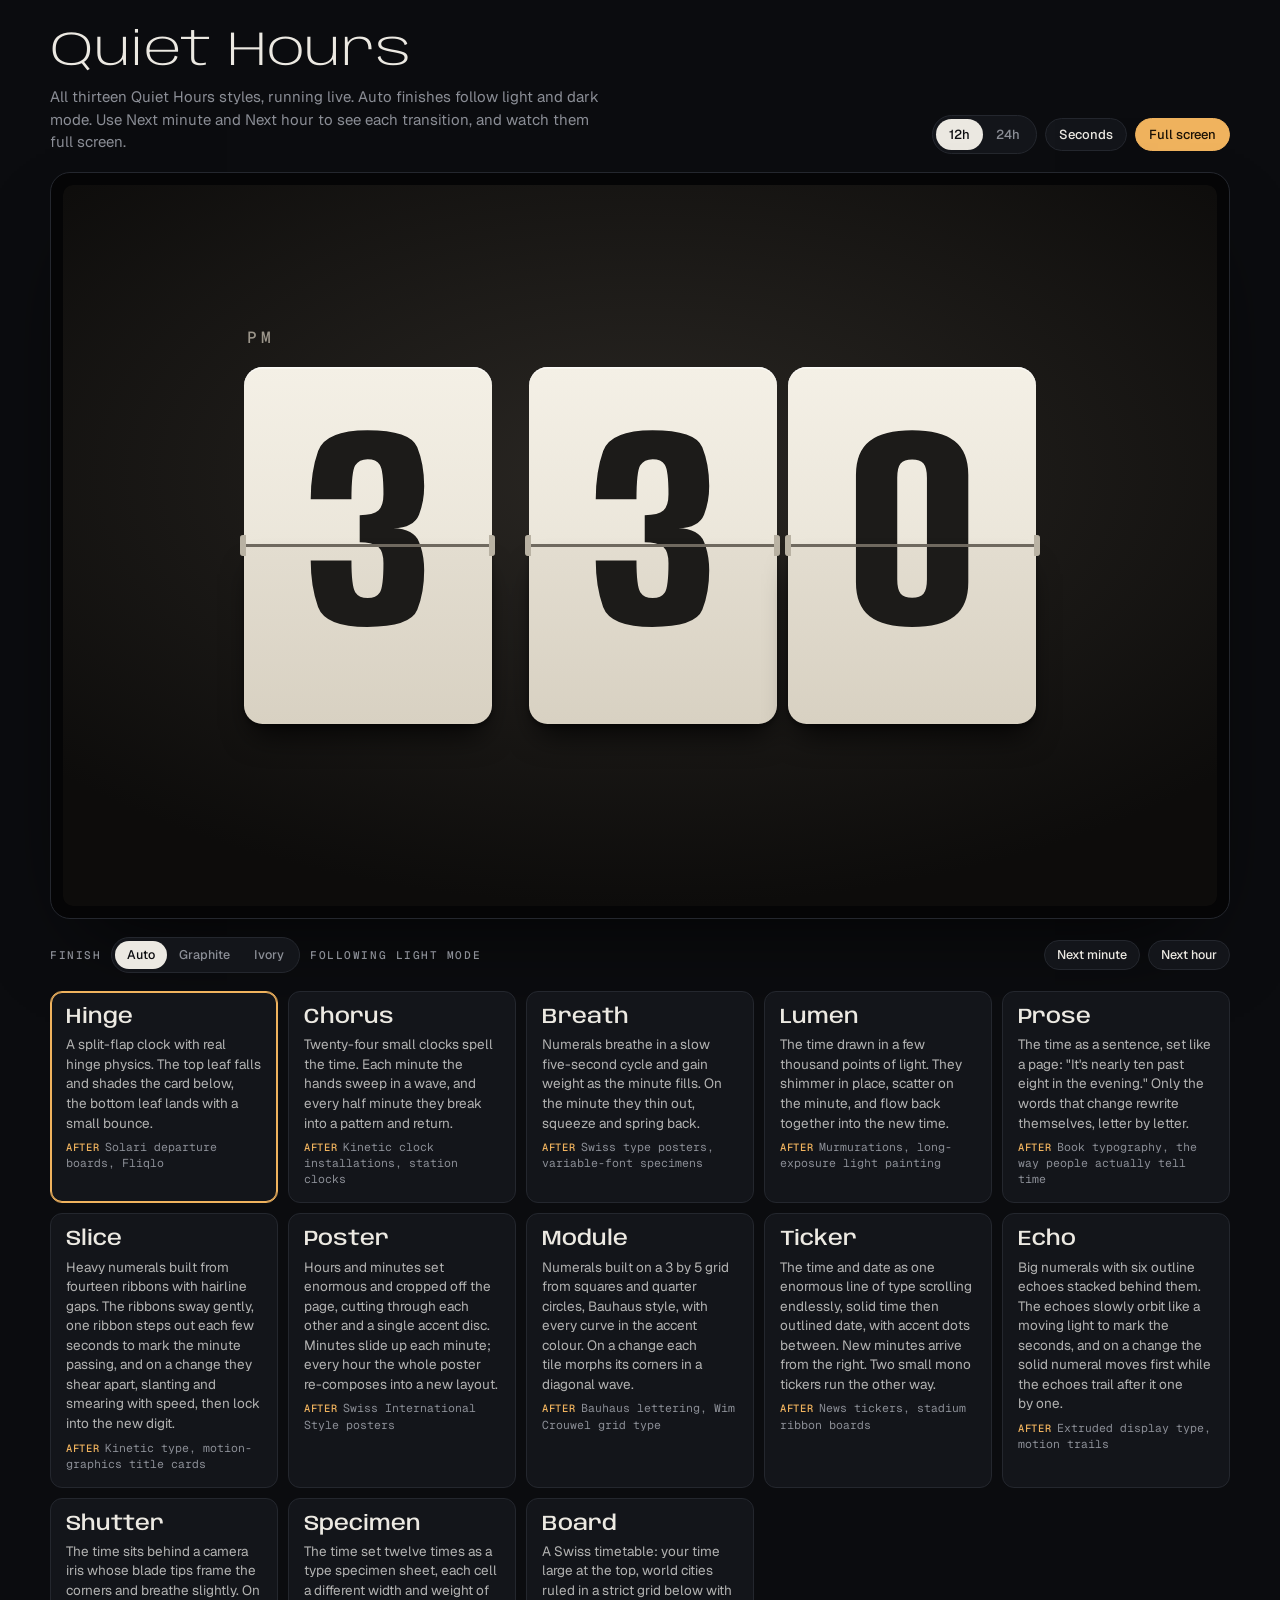
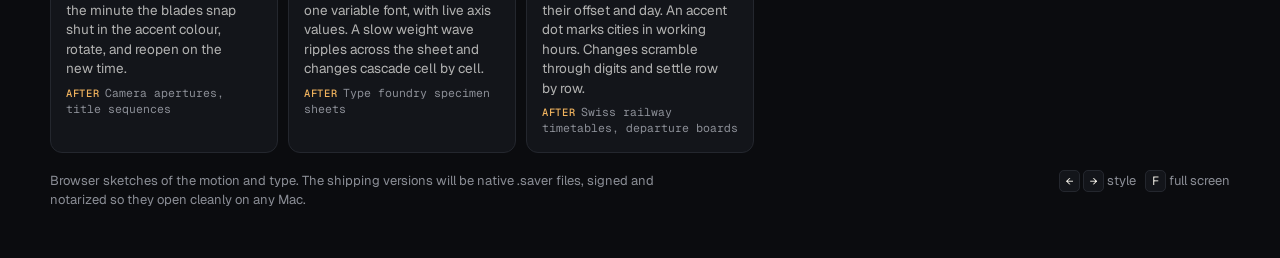
<file: reference/prototype.html>
<!doctype html>
<html lang="en">
<head>
<meta charset="utf-8">
<meta name="viewport" content="width=device-width, initial-scale=1, viewport-fit=cover">
</head>
<body style="margin:0">
<title>Quiet Hours</title>
<meta name="claude:viewport-fit-sides" content="cover">
<link rel="preconnect" href="https://fonts.googleapis.com">
<link rel="preconnect" href="https://fonts.gstatic.com" crossorigin>
<link rel="stylesheet" href="https://fonts.googleapis.com/css2?family=Anybody:wdth,wght@50..150,100..900&family=Instrument+Serif:ital@0;1&family=Geist:wght@400;500;600&family=Geist+Mono:wght@400;500&display=swap">
<style>
/* Layout: a single "display" holding the live clock, controls above, finish + time preview under it, the four directions as picks below */
:root{
  --bg:#0b0c0f; --panel:#13151a; --line:#24272e; --ink:#ece9e2; --muted:#8b8e96; --accent:#f0b35e; --accent-ink:#1c1306;
  --f-display:"Anybody","Arial Narrow",system-ui,sans-serif;
  --f-body:"Geist",system-ui,-apple-system,"Segoe UI",sans-serif;
  --f-mono:"Geist Mono",ui-monospace,"SF Mono",Menlo,monospace;
  --f-serif:"Instrument Serif","Iowan Old Style",Georgia,serif;
  color-scheme:dark;
}
[hidden]{display:none!important}
html,body{background:var(--bg);color:var(--ink)}
body{font-family:var(--f-body);font-size:15px;line-height:1.5;-webkit-font-smoothing:antialiased}
.wrap{max-width:1180px;margin:0 auto;padding-left:max(16px,env(safe-area-inset-left,0px));padding-right:max(16px,env(safe-area-inset-right,0px));padding-block:28px 48px;display:grid;gap:18px}
header{display:flex;flex-wrap:wrap;align-items:flex-end;justify-content:space-between;gap:16px 24px}
.brand{min-width:0}
.brand h1{margin:0;font-family:var(--f-display);font-weight:300;font-variation-settings:"wdth" 130,"wght" 280;font-size:clamp(32px,5vw,48px);line-height:1;letter-spacing:-.01em}
.brand p{margin:10px 0 0;color:var(--muted);max-width:56ch;text-wrap:pretty}
.controls{display:flex;flex-wrap:wrap;gap:8px;align-items:center}
.seg{display:inline-flex;flex-wrap:wrap;border:1px solid var(--line);border-radius:999px;padding:3px;background:var(--panel)}
.seg button,.btn{font:500 13px/1 var(--f-body);border-radius:999px;padding:9px 13px;cursor:pointer}
.seg button{color:var(--muted);background:transparent;border:0}
.seg button:hover{color:var(--ink)}
.seg button[aria-pressed="true"]{background:var(--ink);color:var(--bg)}
.btn{border:1px solid var(--line);background:var(--panel);color:var(--ink)}
.btn:hover{border-color:#3a3e47}
.btn[aria-pressed="true"]{border-color:var(--accent);color:var(--accent)}
.btn.primary{background:var(--accent);border-color:var(--accent);color:var(--accent-ink)}
button:focus-visible{outline:2px solid var(--accent);outline-offset:2px}

.device{background:#050506;border:1px solid var(--line);border-radius:20px;padding:clamp(6px,1.1vw,12px);box-shadow:0 40px 90px -40px rgba(0,0,0,.9)}
.screen{position:relative;width:100%;max-width:100%;aspect-ratio:16/10;overflow:hidden;border-radius:10px;background:#000;container-type:inline-size}
.device:fullscreen{padding:0;border:0;border-radius:0;background:#000;display:flex;align-items:stretch}
.device:fullscreen .screen{aspect-ratio:auto;height:100%;border-radius:0}
.device.idle .screen{cursor:none}
.under{display:flex;flex-wrap:wrap;justify-content:space-between;align-items:center;gap:10px 16px}
.finish{display:flex;align-items:center;gap:10px;flex-wrap:wrap}
.label{font:500 11px/1 var(--f-mono);letter-spacing:.14em;text-transform:uppercase;color:var(--muted)}
.finish .seg button{font-size:12.5px;padding:8px 12px}
.sim{display:flex;align-items:center;gap:8px;flex-wrap:wrap}
.sim .btn{padding:8px 12px;font-size:12.5px}
.sim-note{font:500 12px/1 var(--f-mono);color:var(--accent)}

.styles{display:grid;grid-template-columns:repeat(auto-fit,minmax(220px,1fr));gap:10px}
.card{all:unset;box-sizing:border-box;cursor:pointer;display:grid;gap:6px;align-content:start;background:var(--panel);border:1px solid var(--line);border-radius:12px;padding:14px 15px 15px;min-width:0}
.card:hover{border-color:#3a3e47}
.card:focus-visible{outline:2px solid var(--accent);outline-offset:2px}
.card[aria-pressed="true"]{border-color:var(--accent);box-shadow:inset 0 0 0 1px var(--accent)}
.card .nm{font-family:var(--f-display);font-variation-settings:"wdth" 112,"wght" 520;font-size:21px;line-height:1.1;color:var(--ink)}
.card .ln{color:#b3b3b2;font-size:13.5px;line-height:1.45;text-wrap:pretty}
.card .insp{font:11.5px/1.4 var(--f-mono);color:var(--muted)}
.card .insp b{font-weight:500;color:var(--accent);letter-spacing:.06em;text-transform:uppercase;font-size:10.5px;margin-right:6px}
footer{display:flex;flex-wrap:wrap;justify-content:space-between;gap:8px 24px;color:var(--muted);font-size:13px}
footer p{margin:0;max-width:70ch}
kbd{font:12px/1 var(--f-mono);color:var(--ink);border:1px solid var(--line);border-radius:5px;padding:2px 6px;background:var(--panel)}

.fill{position:absolute;inset:0;width:100%;height:100%;display:block}
.corner-label{position:absolute;right:3.2cqw;bottom:2.8cqw;font:500 1.4cqw/1 var(--f-mono);letter-spacing:.24em;white-space:pre}

/* ---------- Hinge ---------- */
.hinge{--bgA:#1a1b1f;--bgB:#070708;--topA:#25262b;--topB:#1d1e22;--botA:#1a1b1e;--botB:#141517;--ink:#efebe2;--seam:#050506;--pin:#34353b;--lab:#7f7c75;--hi:rgba(255,255,255,.07);--fold:rgba(0,0,0,.62);
  position:absolute;inset:0;display:grid;place-items:center;background:radial-gradient(ellipse 70% 60% at 50% 40%,var(--bgA),var(--bgB))}
.hinge[data-v="ivory"]{--bgA:#2a2723;--bgB:#0d0c0b;--topA:#f4f0e6;--topB:#ebe6da;--botA:#e3ddd0;--botB:#d8d1c2;--ink:#1c1b19;--seam:#6f695f;--pin:#b9b2a3;--lab:#9b958a;--hi:rgba(255,255,255,.7);--fold:rgba(40,30,15,.38)}
.hinge-row{position:relative;display:flex;align-items:flex-end;gap:3.2cqw}
.hg{display:flex;gap:1cqw}
.hinge-ampm{position:absolute;left:.3cqw;top:-3.2cqw;font:500 1.4cqw/1 var(--f-mono);letter-spacing:.24em;color:var(--lab)}
.flap{--h:31cqw;--w:21.5cqw;--r:1.6cqw;position:relative;width:var(--w);height:var(--h);perspective:60cqw;font-family:var(--f-display);font-weight:680;font-variation-settings:"wdth" 74,"wght" 680;font-size:calc(var(--h)*.8);color:var(--ink);font-feature-settings:"tnum"}
.flap.blank{display:none}
.hinge.with-s .flap{--h:25cqw;--w:17.4cqw}
.hinge .hs .flap{--h:8.4cqw;--w:5.9cqw;--r:.6cqw;opacity:.82}
.flap .half,.flap .leaf{position:absolute;left:0;right:0;height:50%;overflow:hidden;backface-visibility:hidden;-webkit-backface-visibility:hidden}
.flap .top,.flap .front{top:0;border-radius:var(--r) var(--r) 0 0;transform-origin:50% 100%;background:linear-gradient(var(--topA),var(--topB));box-shadow:inset 0 .12cqw 0 var(--hi)}
.flap .bottom,.flap .back{bottom:0;border-radius:0 0 var(--r) var(--r);transform-origin:50% 0;background:linear-gradient(var(--botA),var(--botB))}
.flap .bottom{box-shadow:0 1.6cqw 2.6cqw -.8cqw rgba(0,0,0,.8),0 .3cqw .5cqw rgba(0,0,0,.35)}
.flap span{position:absolute;left:0;right:0;height:var(--h);line-height:var(--h);text-align:center}
.flap .top span,.flap .front span{top:0}
.flap .bottom span,.flap .back span{bottom:0}
.flap::after{content:"";position:absolute;left:0;right:0;top:calc(50% - .1cqw);height:.2cqw;background:var(--seam);z-index:4}
.flap::before{content:"";position:absolute;left:-.3cqw;right:-.3cqw;top:calc(50% - .9cqw);height:1.8cqw;z-index:5;
  background:linear-gradient(90deg,var(--pin) 0 .55cqw,transparent .55cqw calc(100% - .55cqw),var(--pin) calc(100% - .55cqw));border-radius:.25cqw}
.hs .flap::before{top:calc(50% - .4cqw);height:.8cqw;left:-.15cqw;right:-.15cqw;background:linear-gradient(90deg,var(--pin) 0 .3cqw,transparent .3cqw calc(100% - .3cqw),var(--pin) calc(100% - .3cqw))}
.flap .leaf{display:none;z-index:3}
.flap.go .leaf{display:block}
.flap.go .front{animation:hFold .25s cubic-bezier(.6,0,.95,.5) forwards}
.flap.go .back{transform:rotateX(90deg);animation:hRise .42s .24s cubic-bezier(.18,1.65,.42,1) forwards}
.flap.go .front::after,.flap.go .back::after,.flap.go .bottom::after{content:"";position:absolute;inset:0;pointer-events:none}
.flap.go .front::after{background:linear-gradient(rgba(0,0,0,0),var(--fold));opacity:0;animation:hIn .25s forwards}
.flap.go .back::after{background:linear-gradient(var(--fold),rgba(0,0,0,0));animation:hOut .42s .24s forwards}
.flap.go .bottom::after{background:var(--fold);opacity:0;animation:hIn .25s forwards}
@keyframes hFold{from{transform:rotateX(0)}to{transform:rotateX(-90deg)}}
@keyframes hRise{from{transform:rotateX(90deg)}to{transform:rotateX(0)}}
@keyframes hIn{from{opacity:0}to{opacity:1}}
@keyframes hOut{from{opacity:1}to{opacity:0}}

/* ---------- Breath ---------- */
.breath{--bgA:#16161a;--bgB:#08080a;--ink:#f2eee6;--muted:#6f6d68;--tick:#2b2b30;
  position:absolute;inset:0;display:grid;place-content:center;justify-items:center;gap:2.6cqw;background:radial-gradient(ellipse 80% 70% at 50% 45%,var(--bgA),var(--bgB))}
.breath[data-v="paper"]{--bgA:#f2efe8;--bgB:#e2ddd2;--ink:#151515;--muted:#8e887d;--tick:#cdc6b8}
.br-time{display:flex;align-items:center;font-family:var(--f-display);font-size:28cqw;line-height:.8;color:var(--ink);letter-spacing:-.01em;font-feature-settings:"tnum"}
.br-time .d{display:inline-block;text-align:center;will-change:font-variation-settings}
.br-colon{display:flex;flex-direction:column;gap:var(--cg,.13em);margin:0 .05em;padding-top:.04em}
.br-colon i{display:block;width:var(--cd,.1em);height:var(--cd,.1em);border-radius:50%;background:var(--ink)}
.br-scale{display:flex;align-items:flex-end;gap:.42cqw;height:2.2cqw}
.br-scale b{display:block;width:.22cqw;height:1.1cqw;background:var(--tick);border-radius:.1cqw;transition:background .4s,height .4s}
.br-scale b.maj{height:1.8cqw}
.br-scale b.on{background:var(--ink)}
.br-meta{display:flex;gap:2.4cqw;min-height:1.6cqw;font:500 1.4cqw/1 var(--f-mono);letter-spacing:.24em;color:var(--muted)}


.card .tag{font:500 10px/1 var(--f-mono);letter-spacing:.12em;text-transform:uppercase;color:var(--accent);border:1px solid rgba(240,179,94,.45);border-radius:999px;padding:3px 7px;margin-left:8px;vertical-align:4px}
/* ---------- Prose ---------- */
.prose{--bgA:#16161a;--bgB:#09090b;--ink:#efebe2;--muted:rgba(239,235,226,.42);
  position:absolute;inset:0;display:grid;align-content:center;padding:0 9cqw;background:radial-gradient(ellipse 85% 75% at 40% 45%,var(--bgA),var(--bgB))}
.prose[data-v="paper"]{--bgA:#f4f1ea;--bgB:#e4dfd4;--ink:#171614;--muted:rgba(23,22,20,.5)}
.ps-block{display:grid;gap:3.4cqw;max-width:80cqw}
.ps{margin:0;font-family:var(--f-serif);font-size:9.6cqw;line-height:1.04;letter-spacing:-.012em;color:var(--ink);text-wrap:balance}
.ps .w{white-space:nowrap;display:inline-block}
.ps .w.em{font-style:italic}
.ps .c{display:inline-block;white-space:pre}
.ps .w.out .c{animation:psOut .38s cubic-bezier(.5,0,.75,0) forwards;animation-delay:calc(var(--i) * 14ms)}
.ps .w.in .c{opacity:0;animation:psIn .8s cubic-bezier(.2,.8,.2,1) forwards;animation-delay:calc(var(--i) * 30ms)}
@keyframes psOut{to{opacity:0;transform:translateY(-.22em);filter:blur(.06em)}}
@keyframes psIn{from{opacity:0;transform:translateY(.28em);filter:blur(.08em)}to{opacity:1;transform:none;filter:none}}
.ps-caret{display:inline-block;width:.05em;height:.78em;margin-left:.1em;vertical-align:-.04em;background:var(--ink);animation:psBlink 1.2s ease-in-out infinite}
@keyframes psBlink{0%,45%{opacity:.9}55%,100%{opacity:0}}
.ps-cap{display:flex;align-items:center;gap:1.4cqw;font:500 1.4cqw/1 var(--f-mono);letter-spacing:.22em;color:var(--muted)}
.ps-cap::before{content:"";display:block;width:3.2cqw;height:1px;background:currentColor}


/* ---------- Round 5 DOM styles ---------- */
.r3d{--bgA:#17171b;--bgB:#08080a;--ink:#efebe2;--muted:rgba(239,235,226,.45);--rule:rgba(239,235,226,.14);--acc:#f0b35e;
  position:absolute;inset:0;color:var(--ink);background:radial-gradient(ellipse 85% 75% at 50% 42%,var(--bgA),var(--bgB));overflow:hidden}
.r3d[data-v="paper"]{--bgA:#f3f0e9;--bgB:#ddd7cb;--ink:#161514;--muted:rgba(22,21,20,.5);--rule:rgba(22,21,20,.16);--acc:#2b4c7e}
.spec{display:grid;grid-template-rows:auto 1fr;gap:2cqw;padding:4.5cqw 5cqw 4.5cqw}
.sp-head{display:flex;justify-content:space-between;gap:2cqw;font:500 1.1cqw/1 var(--f-mono);letter-spacing:.22em;color:var(--muted)}
.sp-grid{display:grid;grid-template-columns:repeat(4,minmax(0,1fr));grid-template-rows:repeat(3,minmax(0,1fr));border-top:1px solid var(--rule);border-left:1px solid var(--rule)}
.sp-cell{border-right:1px solid var(--rule);border-bottom:1px solid var(--rule);display:flex;flex-direction:column;justify-content:space-between;padding:1.3cqw 1.4cqw 1.1cqw;min-width:0;overflow:hidden}
.sp-cell .t{display:block;font-family:var(--f-display);font-size:5.2cqw;line-height:1;white-space:nowrap;transition:color .5s}
.sp-cell .c{font:500 .95cqw/1 var(--f-mono);letter-spacing:.14em;color:var(--muted);white-space:nowrap}
.sp-cell.hot .t{color:var(--acc)}
.board{display:grid;grid-template-rows:auto auto 1fr;padding:5cqw 6.5cqw 4.5cqw}
.bd-head{display:flex;align-items:flex-end;justify-content:space-between;gap:3cqw;padding-bottom:1.6cqw}
.bd-big{font-family:var(--f-display);font-variation-settings:"wdth" 78,"wght" 800;font-size:15cqw;line-height:.78;letter-spacing:-.01em;font-feature-settings:"tnum"}
.bd-meta{display:grid;justify-items:end;gap:.9cqw;font:500 1.15cqw/1 var(--f-mono);letter-spacing:.2em;color:var(--muted);text-align:right}
.bd-meta b{font-weight:500;color:var(--ink)}
.bd-bar{height:.35cqw;background:var(--rule);margin-bottom:1cqw}
.bd-bar i{display:block;height:100%;background:var(--acc);transform-origin:0 50%}
.bd-rows{display:grid;grid-auto-rows:minmax(0,1fr)}
.bd-row{display:grid;grid-template-columns:1.6cqw minmax(0,1fr) 9cqw 11cqw 20cqw;align-items:center;border-bottom:1px solid var(--rule);gap:1.4cqw}
.bd-dot{width:.9cqw;height:.9cqw;border-radius:50%;border:1px solid var(--rule)}
.bd-dot.on{background:var(--acc);border-color:var(--acc)}
.bd-city{font-family:var(--f-display);font-variation-settings:"wdth" 100,"wght" 620;font-size:3cqw;line-height:1;white-space:nowrap}
.bd-off,.bd-day{font:500 1.05cqw/1 var(--f-mono);letter-spacing:.16em;color:var(--muted);white-space:nowrap}
.bd-time{font-family:var(--f-display);font-variation-settings:"wdth" 82,"wght" 760;font-size:3.6cqw;line-height:1;text-align:right;font-feature-settings:"tnum";white-space:nowrap}

@media (prefers-reduced-motion: reduce){
  .flap.go .front,.flap.go .back,.flap.go .front::after,.flap.go .back::after,.flap.go .bottom::after{animation-duration:.01s;animation-delay:0s}
}
</style>

<div class="wrap">
  <header>
    <div class="brand">
      <h1>Quiet Hours</h1>
      <p>All thirteen Quiet Hours styles, running live. Auto finishes follow light and dark mode. Use Next minute and Next hour to see each transition, and watch them full screen.</p>
    </div>
    <div class="controls" role="group" aria-label="Clock settings">
      <div class="seg" role="group" aria-label="Hour format">
        <button type="button" id="fmt12" aria-pressed="true">12h</button>
        <button type="button" id="fmt24" aria-pressed="false">24h</button>
      </div>
      <button type="button" class="btn" id="secs" aria-pressed="false">Seconds</button>
      <button type="button" class="btn primary" id="fs">Full screen</button>
    </div>
  </header>

  <div class="device" id="device">
    <div class="screen" id="screen"></div>
  </div>

  <div class="under">
    <div class="finish">
      <span class="label">Finish</span>
      <div class="seg" id="finish" role="group" aria-label="Finish"></div>
      <span class="label" id="autoNote" hidden></span>
    </div>
    <div class="sim">
      <span class="sim-note" id="simNote" hidden>Previewing another time</span>
      <button type="button" class="btn" id="nextMin">Next minute</button>
      <button type="button" class="btn" id="nextHour">Next hour</button>
      <button type="button" class="btn" id="live" hidden>Back to live</button>
    </div>
  </div>

  <div class="styles" id="styles" role="group" aria-label="Clock styles"></div>

  <footer>
    <p>Browser sketches of the motion and type. The shipping versions will be native .saver files, signed and notarized so they open cleanly on any Mac.</p>
    <span><kbd>←</kbd> <kbd>→</kbd> style &nbsp; <kbd>F</kbd> full screen</span>
  </footer>
</div>

<script>
(function(){
const reduce = matchMedia('(prefers-reduced-motion: reduce)').matches;
const state = {style:'hinge', h24:false, secs:false, offset:0, v:{}};
try{ const s=JSON.parse(localStorage.getItem('quiet-hours-4')||'{}'); if(s.style) state.style=s.style; state.h24=!!s.h24; state.secs=!!s.secs; if(s.v) state.v=s.v; }catch(e){}
function save(){ try{ localStorage.setItem('quiet-hours-4', JSON.stringify({style:state.style,h24:state.h24,secs:state.secs,v:state.v})); }catch(e){} }

const pad=n=>String(n).padStart(2,'0');
function parts(){
  const d=new Date(Date.now()+state.offset);
  const h=d.getHours(), m=d.getMinutes(), s=d.getSeconds(), ms=d.getMilliseconds();
  const hd=state.h24?h:(h%12||12);
  const hs=state.h24?pad(hd):(hd<10?' '+hd:String(hd));
  return {d,h,m,s,ms,pm:h>=12,digits:hs+pad(m),sec:pad(s)};
}
const ampm=p=>state.h24?'':(p.pm?'PM':'AM');
const clamp=(v,a,b)=>Math.max(a,Math.min(b,v));
function canvasIn(el){
  const cv=document.createElement('canvas'); cv.className='fill'; el.appendChild(cv);
  const o={cv,ctx:cv.getContext('2d'),W:0,H:0,dpr:1,gen:0};
  o.ro=new ResizeObserver(()=>{ const r=el.getBoundingClientRect(); o.dpr=Math.min(2,window.devicePixelRatio||1); o.W=r.width; o.H=r.height; cv.width=Math.max(1,Math.round(r.width*o.dpr)); cv.height=Math.max(1,Math.round(r.height*o.dpr)); o.gen++; });
  o.ro.observe(el); return o;
}
function offscreen(w,h){ const c=document.createElement('canvas'); c.width=Math.max(1,Math.ceil(w)); c.height=Math.max(1,Math.ceil(h)); return c; }

/* ================= Hinge ================= */
const Hinge={
  id:'hinge', name:'Hinge',
  line:'A split-flap clock with real hinge physics. The top leaf falls and shades the card below, the bottom leaf lands with a small bounce.',
  insp:'Solari departure boards, Fliqlo',
  variants:[{id:'auto',name:'Auto'},{id:'graphite',name:'Graphite'},{id:'ivory',name:'Ivory'}], dark:'graphite', light:'ivory',
  mount(el,v){
    const card='<div class="flap"><div class="half top"><span></span></div><div class="half bottom"><span></span></div><div class="leaf front"><span></span></div><div class="leaf back"><span></span></div></div>';
    el.innerHTML=`<div class="hinge" data-v="${v}"><div class="hinge-row"><div class="hinge-ampm"></div><div class="hg">${card+card}</div><div class="hg">${card+card}</div><div class="hg hs">${card+card}</div></div></div>`;
    const root=el.firstElementChild, flaps=[...el.querySelectorAll('.flap')], hs=el.querySelector('.hs'), ap=el.querySelector('.hinge-ampm');
    function set(f,val){
      if(f._v===val) return;
      f.classList.toggle('blank', val==='');
      const sp=f.querySelectorAll('span'), old=f._v; f._v=val;
      if(old===undefined||old===''||reduce){ sp.forEach(x=>x.textContent=val); return; }
      sp[0].textContent=val; sp[1].textContent=old; sp[2].textContent=old; sp[3].textContent=val;
      f.classList.remove('go'); void f.offsetWidth; f.classList.add('go');
      clearTimeout(f._t); f._t=setTimeout(()=>{ sp[1].textContent=val; f.classList.remove('go'); },700);
    }
    return {
      frame(p){
        root.classList.toggle('with-s',state.secs); hs.hidden=!state.secs;
        [...p.digits].forEach((c,i)=>set(flaps[i],c===' '?'':c));
        if(state.secs){ set(flaps[4],p.sec[0]); set(flaps[5],p.sec[1]); }
        ap.textContent=ampm(p);
      },
      destroy(){ flaps.forEach(f=>clearTimeout(f._t)); }
    };
  }
};

/* ================= Chorus ================= */
const N=[225,225];
const PAT={
  '0':[[[90,180],[270,180]],[[0,180],[0,180]],[[0,90],[0,270]]],
  '1':[[N,[180,180]],[N,[0,180]],[N,[0,0]]],
  '2':[[[90,90],[270,180]],[[90,180],[270,0]],[[0,90],[270,270]]],
  '3':[[[90,90],[270,180]],[[90,90],[0,180]],[[90,90],[270,0]]],
  '4':[[[180,180],[180,180]],[[0,90],[0,180]],[N,[0,0]]],
  '5':[[[90,180],[270,270]],[[0,90],[270,180]],[[90,90],[0,270]]],
  '6':[[[90,180],[270,270]],[[0,90],[270,180]],[[0,90],[0,270]]],
  '7':[[[90,90],[270,180]],[N,[0,180]],[N,[0,0]]],
  '8':[[[90,180],[270,180]],[[0,90],[0,270]],[[90,180],[270,180]]],
  '9':[[[90,180],[270,180]],[[0,90],[0,180]],[[90,90],[0,270]]],
  ' ':[[N,N],[N,N],[N,N]]
};
const CHORUS_PAL={
  night:{bg:'#09090b',faceA:'#1d1e23',faceB:'#0f1013',rim:'rgba(255,255,255,.07)',tick:'rgba(255,255,255,.16)',hand:[243,239,230],shadow:'rgba(0,0,0,.6)',label:'rgba(236,233,226,.42)'},
  paper:{bg:'#e6e2d8',faceA:'#fbf9f4',faceB:'#e4dfd4',rim:'rgba(0,0,0,.09)',tick:'rgba(0,0,0,.22)',hand:[22,22,24],shadow:'rgba(60,45,20,.22)',label:'rgba(30,28,24,.5)'}
};
const Chorus={
  id:'chorus', name:'Chorus',
  line:'Twenty-four small clocks spell the time. Each minute the hands sweep in a wave, and every half minute they break into a pattern and return.',
  insp:'Kinetic clock installations, station clocks',
  variants:[{id:'auto',name:'Auto'},{id:'night',name:'Night'},{id:'paper',name:'Paper'}], dark:'night', light:'paper',
  mount(el,v){
    const pal=CHORUS_PAL[v]||CHORUS_PAL.night;
    el.style.background=pal.bg;
    const C=canvasIn(el), label=document.createElement('div'); label.className='corner-label'; label.style.color=pal.label; el.appendChild(label);
    const cells=[]; for(let c=0;c<8;c++) for(let r=0;r<3;r++) cells.push({c,r,fa:225,fb:225,da:0,db:0,fal:.25,dal:0,st:0,del:0});
    const DUR=reduce?400:2600, GAP=[0,.2,1,1.2];
    let key=null, face=null, faceKey='';
    const patterns=[
      ()=>[45,225],
      ()=>[90,270],
      (cl)=>{ const x=(cl.c+GAP[cl.c>>1])-4.1, y=cl.r-1; const a=(Math.atan2(y,x)*180/Math.PI+90+360)%360; return [a,(a+180)%360]; }
    ];
    function val(cl,t){ const k=clamp((t-cl.st-cl.del)/DUR,0,1); const e=k<.5?4*k*k*k:1-Math.pow(-2*k+2,3)/2; return {a:cl.fa+cl.da*e,b:cl.fb+cl.db*e,al:cl.fal+cl.dal*e}; }
    function retarget(fn,t,wave){
      for(const cl of cells){
        const [ta,tb,neutral]=fn(cl), cur=val(cl,t);
        cl.fa=((cur.a%360)+360)%360; cl.fb=((cur.b%360)+360)%360; cl.fal=cur.al;
        cl.da=((ta-cl.fa)+360)%360+360;
        cl.db=-((((cl.fb-tb)+360)%360)+360);
        cl.dal=(neutral?.25:1)-cl.fal; cl.st=t;
        const x=(cl.c+GAP[cl.c>>1])-4.1, y=cl.r-1;
        cl.del=reduce?0:(wave==='ripple'?Math.hypot(x,y)*170:cl.c*90+cl.r*55);
      }
    }
    function buildFace(R,dpr){
      const S=(R*2+6)*dpr, c=offscreen(S,S), x=c.getContext('2d'); x.scale(dpr,dpr);
      const m=R+3;
      const g=x.createRadialGradient(m,m-R*.5,R*.1,m,m,R); g.addColorStop(0,pal.faceA); g.addColorStop(1,pal.faceB);
      x.beginPath(); x.arc(m,m,R,0,Math.PI*2); x.fillStyle=g; x.fill();
      x.lineWidth=1; x.strokeStyle=pal.rim; x.stroke();
      x.strokeStyle=pal.tick; x.lineCap='round';
      for(let i=0;i<12;i++){ const a=i*Math.PI/6, r1=R*(i%3===0?.8:.86), r2=R*.92; x.lineWidth=Math.max(1,R*(i%3===0?.035:.022)); x.beginPath(); x.moveTo(m+Math.cos(a)*r1,m+Math.sin(a)*r1); x.lineTo(m+Math.cos(a)*r2,m+Math.sin(a)*r2); x.stroke(); }
      return {c,S:S/dpr};
    }
    return {
      frame(p,t){
        const inPat=!reduce && p.s>=27 && p.s<36;
        const k=inPat?'pat'+(p.m%3)+p.digits:p.digits;
        if(k!==key){
          const wasPat=key&&key.startsWith('pat'); key=k;
          if(inPat){ const fn=patterns[p.m%3]; retarget(cl=>[...fn(cl),false],t,'ripple'); }
          else retarget(cl=>{ const pat=(PAT[p.digits[cl.c>>1]]||PAT[' '])[cl.r][cl.c&1]; return [pat[0],pat[1],pat===N]; },t,wasPat?'ripple':'wave');
        }
        const {ctx,W,H,dpr}=C; ctx.setTransform(dpr,0,0,dpr,0,0);
        ctx.fillStyle=pal.bg; ctx.fillRect(0,0,W,H);
        const cs=Math.min(W*.9/9.2,H*.74/3), x0=(W-cs*9.2)/2, y0=(H-cs*3)/2, R=cs*.47;
        const fk=R.toFixed(2)+'|'+dpr; if(fk!==faceKey){ faceKey=fk; face=buildFace(R,dpr); }
        const hw=cs*.115, so=cs*.032, [hr,hg,hb]=pal.hand;
        ctx.lineCap='round';
        for(const cl of cells){
          const vv=val(cl,t), cx=x0+(cl.c+GAP[cl.c>>1])*cs+cs/2, cy=y0+cl.r*cs+cs/2;
          ctx.drawImage(face.c,cx-face.S/2,cy-face.S/2,face.S,face.S);
          const ends=[vv.a,vv.b].map(ang=>{ const rad=(ang-90)*Math.PI/180; return [cx+Math.cos(rad)*R*.9,cy+Math.sin(rad)*R*.9]; });
          ctx.globalAlpha=vv.al; ctx.strokeStyle=pal.shadow; ctx.lineWidth=hw;
          for(const [ex,ey] of ends){ ctx.beginPath(); ctx.moveTo(cx+so*.6,cy+so); ctx.lineTo(ex+so*.6,ey+so); ctx.stroke(); }
          ctx.globalAlpha=1; ctx.strokeStyle=`rgba(${hr},${hg},${hb},${vv.al.toFixed(3)})`;
          for(const [ex,ey] of ends){ ctx.beginPath(); ctx.moveTo(cx,cy); ctx.lineTo(ex,ey); ctx.stroke(); }
          ctx.beginPath(); ctx.arc(cx,cy,hw*.62,0,Math.PI*2); ctx.fillStyle=`rgba(${hr},${hg},${hb},${Math.max(.5,vv.al).toFixed(3)})`; ctx.fill();
        }
        ctx.globalAlpha=1;
        label.textContent=[state.secs?p.sec:'',ampm(p)].filter(Boolean).join('   ');
      },
      destroy(){ C.ro.disconnect(); el.style.background=''; }
    };
  }
};

/* ================= Breath ================= */
const Breath={
  id:'breath', name:'Breath',
  line:'Numerals breathe in a slow five-second cycle and gain weight as the minute fills. On the minute they thin out, squeeze and spring back.',
  insp:'Swiss type posters, variable-font specimens',
  variants:[{id:'auto',name:'Auto'},{id:'graphite',name:'Graphite'},{id:'paper',name:'Paper'}], dark:'graphite', light:'paper',
  mount(el,v){
    el.innerHTML=`<div class="breath" data-v="${v}"><div class="br-time"><span class="d"></span><span class="d"></span><span class="br-colon"><i></i><i></i></span><span class="d"></span><span class="d"></span></div><div class="br-scale">${Array.from({length:60},(_,i)=>`<b class="${i%5===0?'maj':''}"></b>`).join('')}</div><div class="br-meta"><span class="br-sec"></span><span class="br-ampm"></span></div></div>`;
    const root=el.firstElementChild, ds=[...el.querySelectorAll('.d')], colon=el.querySelector('.br-colon'), ticks=[...el.querySelectorAll('.br-scale b')], sec=el.querySelector('.br-sec'), ap=el.querySelector('.br-ampm');
    let wg=null, lt=0, lastS=-1;
    function set(d,val,t){
      if(d._v===val) return; const first=d._v===undefined; d._v=val;
      if(first||reduce){ d.textContent=val; d._a=null; return; }
      d._a={st:t,nv:val,swapped:false};
    }
    const back=k=>{ const c1=3.2,c3=c1+1; return 1+c3*Math.pow(k-1,3)+c1*Math.pow(k-1,2); };
    return {
      frame(p,t){
        const f=(p.s*1000+p.ms)/60000, target=110+790*f;
        const dt=Math.min(64,t-(lt||t)); lt=t;
        wg = wg===null ? target : wg+(target-wg)*Math.min(1,dt/(reduce?1:220));
        [...p.digits].forEach((c,i)=>set(ds[i],c===' '?'':c,t));
        ds.forEach((d,i)=>{
          let wd=92, op=1;
          if(d._a){
            const e=t-d._a.st;
            if(e<230){ const k=(e/230)**2; wd=92-42*k; op=1-.92*k; }
            else{
              if(!d._a.swapped){ d.textContent=d._a.nv; d._a.swapped=true; }
              const k=clamp((e-230)/900,0,1); wd=50+42*back(k); op=Math.min(1,.08+k*3);
              if(k>=1) d._a=null;
            }
          }
          const br=reduce?0:Math.sin(t/900-i*.32), w=clamp(wg+80*br,100,900);
          d.style.fontVariationSettings=`"wght" ${w.toFixed(0)}, "wdth" ${(wd+5*br).toFixed(1)}`;
          d.style.opacity=op.toFixed(3);
        });
        colon.style.setProperty('--cd',(.075+.07*((wg-110)/790)).toFixed(3)+'em');
        colon.style.opacity=(reduce?1:(.35+.65*(.5+.5*Math.cos(p.ms/1000*Math.PI*2)))).toFixed(3);
        if(p.s!==lastS){ lastS=p.s; ticks.forEach((b,j)=>b.classList.toggle('on',j<=p.s)); }
        sec.textContent=state.secs?p.sec:''; ap.textContent=ampm(p);
      },
      destroy(){}
    };
  }
};

/* ================= Lumen ================= */
const LUMEN_PAL={
  night:{bg:'7,8,11',ink:'255,228,186',mode:'lighter',fade:.2,alpha:.85,label:'rgba(255,228,186,.45)'},
  paper:{bg:'236,232,224',ink:'26,24,22',mode:'source-over',fade:.26,alpha:.38,label:'rgba(30,28,24,.5)'}
};
const Lumen={
  id:'lumen', name:'Lumen',
  line:'The time drawn in a few thousand points of light. They shimmer in place, scatter on the minute, and flow back together into the new time.',
  insp:'Murmurations, long-exposure light painting',
  variants:[{id:'auto',name:'Auto'},{id:'night',name:'Night'},{id:'paper',name:'Paper'}], dark:'night', light:'paper',
  mount(el,v){
    const pal=LUMEN_PAL[v]||LUMEN_PAL.night;
    el.style.background=`rgb(${pal.bg})`;
    const C=canvasIn(el), label=document.createElement('div'); label.className='corner-label'; label.style.color=pal.label; el.appendChild(label);
    const samp=document.createElement('canvas'), sx=samp.getContext('2d',{willReadFrequently:true});
    let P=0,px,py,vx,vy,tx,ty,ph, key=null, gen=-1, lt=0, relUntil=0, alive=true;
    function alloc(n,W,H){ P=n; px=new Float32Array(n); py=new Float32Array(n); vx=new Float32Array(n); vy=new Float32Array(n); tx=new Float32Array(n); ty=new Float32Array(n); ph=new Float32Array(n);
      for(let i=0;i<n;i++){ px[i]=Math.random()*W; py[i]=Math.random()*H; ph[i]=Math.random()*6.2832; tx[i]=px[i]; ty[i]=py[i]; } }
    function targets(text,W,H){
      const sw=Math.max(80,Math.round(W/3)), sh=Math.max(50,Math.round(H/3)); samp.width=sw; samp.height=sh;
      sx.clearRect(0,0,sw,sh); sx.fillStyle='#fff'; sx.textAlign='center'; sx.textBaseline='middle';
      let fs=sh*.6; const face=s=>`800 ${s}px Anybody, "Arial Narrow", sans-serif`;
      sx.font=face(fs); const tw=sx.measureText(text).width; if(tw>sw*.82){ fs*=sw*.82/tw; sx.font=face(fs); }
      sx.fillText(text,sw/2,sh/2+fs*.03);
      const d=sx.getImageData(0,0,sw,sh).data, pts=[];
      for(let y=0;y<sh;y++) for(let x=0;x<sw;x++) if(d[(y*sw+x)*4+3]>140) pts.push(x,y);
      const m=pts.length/2; if(!m) return false;
      const kx=W/sw, ky=H/sh;
      for(let i=0;i<P;i++){ const k=(Math.random()*m)|0; tx[i]=(pts[k*2]+Math.random())*kx; ty[i]=(pts[k*2+1]+Math.random())*ky; }
      return true;
    }
    if(document.fonts&&document.fonts.ready) document.fonts.ready.then(()=>{ if(alive) key=null; });
    return {
      frame(p,t){
        const {ctx,W,H,dpr}=C; if(!W||!H) return;
        ctx.setTransform(dpr,0,0,dpr,0,0);
        if(C.gen!==gen){ gen=C.gen; alloc(clamp(Math.round(W*H/170),1800,6000),W,H); key=null; ctx.fillStyle=`rgb(${pal.bg})`; ctx.fillRect(0,0,W,H); }
        const txt=state.h24?p.digits.slice(0,2)+':'+p.digits.slice(2):p.digits.trim().replace(/^(\d{1,2})(\d{2})$/,'$1:$2');
        if(txt!==key){
          const first=key===null;
          if(targets(txt,W,H)){ key=txt;
            if(!first&&!reduce){ relUntil=t+750; const sc=W/1000; for(let i=0;i<P;i++){ const a=Math.random()*6.2832, s=(1+Math.random()*4)*sc; vx[i]+=Math.cos(a)*s*4; vy[i]+=Math.sin(a)*s*4-sc*2; } }
          }
        }
        const dt=Math.min(50,t-(lt||t)); lt=t; const f=dt/16.67;
        const k=reduce?1:(t<relUntil?.0016:.011), damp=Math.pow(.89,f), nz=reduce?0:W/15000;
        for(let i=0;i<P;i++){
          if(reduce){ px[i]=tx[i]; py[i]=ty[i]; continue; }
          const n1=Math.sin(py[i]*.013+t*.0007+ph[i]), n2=Math.cos(px[i]*.011-t*.0006+ph[i]);
          vx[i]=(vx[i]+((tx[i]-px[i])*k+n1*nz)*f)*damp; vy[i]=(vy[i]+((ty[i]-py[i])*k+n2*nz)*f)*damp;
          px[i]+=vx[i]*f; py[i]+=vy[i]*f;
        }
        ctx.globalCompositeOperation='source-over'; ctx.globalAlpha=1;
        ctx.fillStyle=`rgba(${pal.bg},${reduce?1:pal.fade})`; ctx.fillRect(0,0,W,H);
        ctx.globalCompositeOperation=pal.mode; ctx.fillStyle=`rgb(${pal.ink})`;
        const s=Math.max(1.2,W/720);
        for(let i=0;i<P;i++){
          ctx.globalAlpha=pal.alpha*(.55+.45*Math.sin(t*.0021+ph[i]*3));
          ctx.fillRect(px[i]-s/2,py[i]-s/2,s,s);
        }
        ctx.globalAlpha=1; ctx.globalCompositeOperation='source-over';
        label.textContent=[state.secs?p.sec:'',ampm(p)].filter(Boolean).join('   ');
      },
      destroy(){ alive=false; C.ro.disconnect(); el.style.background=''; }
    };
  }
};

/* ================= Prose ================= */
const NUMW=['twelve','one','two','three','four','five','six','seven','eight','nine','ten','eleven'];
const MINW={5:'five',10:'ten',15:'a quarter',20:'twenty',25:'twenty-five',35:'twenty-five',40:'twenty',45:'a quarter',50:'ten',55:'five'};
function proseTokens(h,m){
  const rem=m%5; let tgt=m-rem, lead=[];
  if(rem===1||rem===2) lead=['just','after'];
  else if(rem>=3){ tgt+=5; lead=['nearly']; }
  let hh=h; if(tgt===60){ tgt=0; hh=h+1; } else if(tgt>30) hh=h+1; hh%=24;
  const toks=[{t:"It's"}, ...lead.map(t=>({t}))];
  const special = hh===0 ? 'midnight' : (hh===12 && tgt===0 ? 'noon' : null);
  const hw = special || NUMW[hh%12];
  if(tgt===0){ toks.push({t:hw,em:true}); if(!special) toks.push({t:"o'clock"}); }
  else if(tgt===30){ toks.push({t:'half'},{t:'past'},{t:hw,em:true}); }
  else { MINW[tgt].split(' ').forEach(t=>toks.push({t})); toks.push({t:tgt<30?'past':'to'},{t:hw,em:true}); }
  if(!special){ const tod = hh<5?['at','night']:hh<12?['in','the','morning']:hh<17?['in','the','afternoon']:hh<21?['in','the','evening']:['at','night']; tod.forEach(t=>toks.push({t})); }
  toks[toks.length-1]={...toks[toks.length-1],t:toks[toks.length-1].t+'.'};
  return toks;
}
const Prose={
  id:'prose', name:'Prose',
  line:'The time as a sentence, set like a page: "It\'s nearly ten past eight in the evening." Only the words that change rewrite themselves, letter by letter.',
  insp:'Book typography, the way people actually tell time',
  variants:[{id:'auto',name:'Auto'},{id:'night',name:'Night'},{id:'paper',name:'Paper'}], dark:'night', light:'paper',
  mount(el,v){
    el.innerHTML=`<div class="prose" data-v="${v}"><div class="ps-block"><p class="ps"></p><div class="ps-cap"></div></div></div>`;
    const P=el.querySelector('.ps'), cap=el.querySelector('.ps-cap');
    let cur=[], key=null, timer=null;
    const caret=document.createElement('span'); caret.className='ps-caret';
    function wordEl(tk,cls,start){ const s=document.createElement('span'); s.className='w'+(tk.em?' em':'')+(cls?' '+cls:'');
      [...tk.t].forEach((ch,i)=>{ const c=document.createElement('span'); c.className='c'; c.textContent=ch; c.style.setProperty('--i',start+i); s.appendChild(c); }); return s; }
    function lay(items){ P.innerHTML=''; items.forEach((it,i)=>{ if(i) P.appendChild(document.createTextNode(' ')); P.appendChild(it.el); }); P.appendChild(caret); }
    function render(toks){
      clearTimeout(timer);
      if(!cur.length||reduce){ cur=toks.map(tk=>({...tk,el:wordEl(tk,'',0)})); lay(cur); return; }
      let a=0; while(a<cur.length&&a<toks.length&&cur[a].t===toks[a].t&&!!cur[a].em===!!toks[a].em) a++;
      let b=0; while(b<cur.length-a&&b<toks.length-a&&cur[cur.length-1-b].t===toks[toks.length-1-b].t&&!!cur[cur.length-1-b].em===!!toks[toks.length-1-b].em) b++;
      const oldMid=cur.slice(a,cur.length-b); let n=0;
      oldMid.forEach(o=>{ o.el.classList.add('out'); [...o.el.children].forEach(c=>c.style.setProperty('--i',n++)); });
      const outMs=oldMid.length?380+n*14:0;
      timer=setTimeout(()=>{
        let k=0; const mid=toks.slice(a,toks.length-b).map(tk=>{ const e=wordEl(tk,'in',k); k+=tk.t.length; return {...tk,el:e}; });
        cur=[...cur.slice(0,a),...mid,...cur.slice(cur.length-b)];
        lay(cur);
      },outMs);
    }
    return {
      frame(p){
        const toks=proseTokens(p.h,p.m), k=toks.map(x=>x.t).join(' ');
        if(k!==key){ key=k; render(toks); }
        const hd=state.h24?pad(p.h):String(p.h%12||12);
        cap.textContent=`${hd}:${pad(p.m)}${state.secs?':'+p.sec:''}${state.h24?'':' '+(p.pm?'PM':'AM')}`;
      },
      destroy(){ clearTimeout(timer); }
    };
  }
};

/* ================= Round 3 helpers ================= */
const TAU=Math.PI*2;
const easeBack=k=>{ const c1=1.9,c3=c1+1; return 1+c3*Math.pow(k-1,3)+c1*Math.pow(k-1,2); };
const expoIO=k=>k<=0?0:k>=1?1:k<.5?Math.pow(2,20*k-10)/2:(2-Math.pow(2,-20*k+10))/2;
function setStretch(ctx,v){ try{ if('fontStretch' in ctx) ctx.fontStretch=v; }catch(e){} }
const R3_PAL={
  night:{bg:['#17171b','#08080a'],ink:[239,235,226],accent:'#f0b35e',rule:'rgba(239,235,226,.14)',label:'rgba(236,233,226,.42)'},
  paper:{bg:['#f3f0e9','#ddd7cb'],ink:[22,21,20],accent:'#2b4c7e',rule:'rgba(22,21,20,.16)',label:'rgba(30,28,24,.5)'}
};
function r3bg(ctx,W,H,pal){ const g=ctx.createRadialGradient(W*.5,H*.42,0,W*.5,H*.5,Math.max(W,H)*.7); g.addColorStop(0,pal.bg[0]); g.addColorStop(1,pal.bg[1]); ctx.fillStyle=g; ctx.fillRect(0,0,W,H); }
const rgbS=(c,a=1)=>`rgba(${c[0]},${c[1]},${c[2]},${a})`;
function trimTime(p){ return state.h24 ? p.digits.slice(0,2)+':'+p.digits.slice(2) : p.digits.trim().replace(/^(\d{1,2})(\d{2})$/,'$1:$2'); }

/* ================= Slice ================= */
const Slice={
  id:'slice', name:'Slice',
  line:'Heavy numerals built from fourteen ribbons with hairline gaps. The ribbons sway gently, one ribbon steps out each few seconds to mark the minute passing, and on a change they shear apart, slanting and smearing with speed, then lock into the new digit.',
  insp:'Kinetic type, motion-graphics title cards',
  variants:[{id:'auto',name:'Auto'},{id:'night',name:'Night'},{id:'paper',name:'Paper'}], dark:'night', light:'paper',
  mount(el,v){
    const pal=R3_PAL[v]||R3_PAL.night; el.style.background=pal.bg[1];
    const C=canvasIn(el), label=document.createElement('div'); label.className='corner-label'; label.style.color=pal.label; el.appendChild(label);
    const cache={}; const N=14, DUR=760, STAG=34;
    function glyph(ch,S,color,dpr){ const k=ch+'|'+S.toFixed(1)+'|'+color+'|'+dpr; if(cache[k]) return cache[k];
      const w=S*.72, h=S*1.02, c=offscreen(w*dpr,h*dpr), x=c.getContext('2d'); x.scale(dpr,dpr); x.fillStyle=color; x.font=`800 ${S}px Anybody, "Arial Narrow", sans-serif`; setStretch(x,'semi-condensed'); x.textAlign='center'; x.textBaseline='middle'; x.fillText(ch,w/2,h/2+S*.035); return cache[k]={c,w,h}; }
    const slots=[0,1,2,3].map(()=>({ch:null,old:null,t0:0}));
    return {
      frame(p,t){
        const {ctx,W,H,dpr}=C; if(!W||!H) return; ctx.setTransform(dpr,0,0,dpr,0,0); r3bg(ctx,W,H,pal);
        const ink=rgbS(pal.ink); let order=0;
        [...p.digits].forEach((ch,i)=>{ const s=slots[i]; if(ch===s.ch) return; if(s.ch!==null&&!reduce){ s.old=s.ch; s.t0=t+order++*130; } s.ch=ch; });
        const vis=slots.map((s,i)=>({s,i})).filter(o=>o.s.ch!==' '||(o.s.old&&o.s.old!==' '));
        const units=vis.length*.72+.3+(vis.length-2)*.04, S=Math.min(H*.6,W*.86/units), dw=S*.72, gap=S*.04, colonW=S*.3;
        let x=(W-units*S)/2; const y=H/2-S*.51, scanF=((p.s+p.ms/1000)/60)*N, scanB=Math.floor(scanF), bump=Math.sin((scanF-scanB)*Math.PI);
        vis.forEach((o,j)=>{ const s=o.s, G=glyph(s.ch,S,ink,dpr), A=glyph(s.ch,S,pal.accent,dpr), O=s.old?glyph(s.old,S,ink,dpr):null, bh=G.h/N, mid=(N-1)/2, gp=Math.max(1,S*.0075);
          const anim=O&&t<=s.t0+DUR+mid*STAG+20; if(!anim) s.old=null;
          for(let b=0;b<N;b++){ const by=y+b*bh;
            ctx.save(); ctx.beginPath(); ctx.rect(x-S*.06,by,G.w+S*.12,bh-gp); ctx.clip();
            if(!anim){
              const io=reduce?0:S*.011*Math.sin(t*.0015-b*.5-j*.9)+(b===scanB?S*.05*bump:0);
              ctx.drawImage(G.c,x+io,y,G.w,G.h);
              if(b===scanB&&!reduce){ ctx.globalAlpha=.9*bump; ctx.drawImage(A.c,x+io,y,A.w,A.h); ctx.globalAlpha=1; }
            } else {
              const k=clamp((t-s.t0-Math.abs(b-mid)*STAG)/DUR,0,1), e=expoIO(k), vel=clamp((expoIO(Math.min(1,k+.01))-e)/.01/7,0,1), dir=b%2?1:-1, sh=dw*1.2;
              const cx=x+G.w/2, cy=by+bh/2; ctx.translate(cx,cy); ctx.transform(1,0,-dir*vel*.4,1,0,0); ctx.translate(-cx,-cy);
              if(e<1) ctx.drawImage(O.c,x+dir*sh*e,y,O.w,O.h);
              if(e>0){ const nx=x-dir*sh*(1-e);
                for(let g=4;g>=1;g--){ ctx.globalAlpha=(.3/g)*vel; ctx.drawImage(G.c,nx-dir*sh*.05*g,y,G.w,G.h); }
                ctx.globalAlpha=1; ctx.drawImage(G.c,nx,y,G.w,G.h);
                const ac=Math.max(vel,(1-e)*.35); if(ac>.01){ ctx.globalAlpha=ac; ctx.drawImage(A.c,nx,y,A.w,A.h); ctx.globalAlpha=1; } }
            }
            ctx.restore(); }
          x+=dw; if(j<vis.length-1){ if(o.i===1){ const cx=x+colonW/2, op=reduce?1:(p.ms<500?1:.3), sq=S*.09; ctx.fillStyle=rgbS(pal.ink,op);
              [-1,1].forEach(sg=>{ const top=H/2+sg*S*.17-sq/2; for(let r=0;r<3;r++) ctx.fillRect(cx-sq/2,top+r*sq/3,sq,sq/3-Math.max(1,S*.0075)*.6); }); x+=colonW; } else x+=gap; } });
        label.textContent=[state.secs?p.sec:'',ampm(p)].filter(Boolean).join('   ');
      },
      destroy(){ C.ro.disconnect(); el.style.background=''; }
    };
  }
};

/* ================= Poster ================= */
const POSTER_LAYOUTS=[
  {h:{x:-.035,y:.79,s:1.04,a:'left'},  m:{x:1.03,y:1.13,s:1.04,a:'right'}, dot:{x:.8,y:.27,r:.13}, lab:{x:.965,y:.05,a:'right',b:'top'}},
  {h:{x:1.035,y:.74,s:1.0,a:'right'},  m:{x:-.03,y:1.14,s:1.06,a:'left'},  dot:{x:.16,y:.22,r:.12}, lab:{x:.965,y:.94,a:'right',b:'bottom'}},
  {h:{x:.5,y:.6,s:.88,a:'center'},     m:{x:.5,y:1.13,s:.88,a:'center'},   dot:{x:.88,y:.52,r:.09}, lab:{x:.035,y:.94,a:'left',b:'bottom'}}
];
const Poster={
  id:'poster', name:'Poster',
  line:'Hours and minutes set enormous and cropped off the page, cutting through each other and a single accent disc. Minutes slide up each minute; every hour the whole poster re-composes into a new layout.',
  insp:'Swiss International Style posters',
  variants:[{id:'auto',name:'Auto'},{id:'night',name:'Night'},{id:'paper',name:'Paper'}], dark:'night', light:'paper',
  mount(el,v){
    const pal=R3_PAL[v]||R3_PAL.night; el.style.background=pal.bg[1];
    const C=canvasIn(el), X=document.createElement('canvas'), xc=X.getContext('2d'); let gen=-1;
    let cur=null, old=null, t0=0, kind='min';
    return {
      frame(p,t){
        const {ctx,W,H,dpr}=C; if(!W||!H) return;
        if(gen!==C.gen){ gen=C.gen; X.width=W*dpr; X.height=H*dpr; }
        const hh=state.h24?pad(p.h):pad(p.h%12||12), mm=pad(p.m), L=p.h%3;
        if(!cur||cur.hh!==hh||cur.mm!==mm||cur.L!==L){ const nx={hh,mm,L}; if(cur&&!reduce){ old=cur; t0=t; kind=(cur.hh!==hh||cur.L!==L)?'hour':'min'; } cur=nx; }
        const k=old?clamp((t-t0)/(kind==='hour'?1500:1100),0,1):1, e=expoIO(k); if(old&&k>=1) old=null;
        const ink=rgbS(pal.ink), drift=reduce?0:1;
        xc.setTransform(dpr,0,0,dpr,0,0); xc.globalCompositeOperation='source-over'; xc.clearRect(0,0,W,H); xc.globalCompositeOperation='xor'; xc.textBaseline='alphabetic';
        const txt=(str,spec,dx,dy)=>{ xc.font=`800 ${spec.s*H}px Anybody, "Arial Narrow", sans-serif`; setStretch(xc,'condensed'); xc.textAlign=spec.a; xc.fillStyle=ink; xc.fillText(str,spec.x*W+dx,spec.y*H+dy); };
        const disc=(spec,sc,dx,dy)=>{ if(sc<=.01) return; xc.fillStyle=pal.accent; xc.beginPath(); xc.arc(spec.x*W+dx,spec.y*H+dy,spec.r*H*sc,0,TAU); xc.fill(); };
        const dh=Math.sin(t/23000)*W*.008*drift, dm=Math.cos(t/29000)*W*.008*drift, dd=Math.sin(t/17000)*H*.02*drift;
        const LN=POSTER_LAYOUTS[cur.L];
        if(old&&kind==='hour'){ const LO=POSTER_LAYOUTS[old.L];
          txt(old.hh,LO.h,dh-e*W*1.15,0); txt(old.mm,LO.m,dm,e*H*1.15); disc(LO.dot,1-e,0,dd);
          txt(cur.hh,LN.h,dh+(1-e)*W*1.15,0); txt(cur.mm,LN.m,dm,(1-e)*H*1.15); disc(LN.dot,easeBack(clamp((k-.35)/.65,0,1)),0,dd);
        } else {
          txt(cur.hh,LN.h,dh,0);
          if(old){ txt(old.mm,LN.m,dm,-e*H); txt(cur.mm,LN.m,dm,(1-e)*H); } else txt(cur.mm,LN.m,dm,0);
          disc(LN.dot,1,0,dd);
        }
        ctx.setTransform(dpr,0,0,dpr,0,0); r3bg(ctx,W,H,pal);
        ctx.strokeStyle=rgbS(pal.ink,.05); ctx.lineWidth=1; for(let i=1;i<6;i++){ ctx.beginPath(); ctx.moveTo(W*i/6,0); ctx.lineTo(W*i/6,H); ctx.stroke(); }
        ctx.drawImage(X,0,0,W,H);
        const fsz=Math.max(9,W*.0118), sp=s=>s.split('').join(' '); ctx.font=`500 ${fsz}px "Geist Mono", ui-monospace, monospace`; ctx.fillStyle=pal.label; ctx.textBaseline='top';
        const lb=LN.lab, l1=sp(p.d.toLocaleDateString('en-GB',{weekday:'long'}).toUpperCase()+'  '+pad(p.d.getDate())+'.'+pad(p.d.getMonth()+1)), l2=sp('QUIET HOURS  /  NO. '+hh+(state.h24?'':' '+(p.pm?'PM':'AM'))+(state.secs?'  /  '+p.sec:''));
        ctx.globalAlpha=old&&kind==='hour'?e:1; ctx.textAlign=lb.a; const tx=lb.x*W;
        if(lb.b==='top'){ ctx.fillText(l1,tx,lb.y*H); ctx.fillText(l2,tx,lb.y*H+fsz*1.9); } else { ctx.textBaseline='bottom'; ctx.fillText(l2,tx,lb.y*H); ctx.fillText(l1,tx,lb.y*H-fsz*1.9); }
        ctx.globalAlpha=1;
        ctx.fillStyle=pal.accent; ctx.fillRect(0,H-Math.max(2,H*.004),W*((p.s+p.ms/1000)/60),Math.max(2,H*.004));
      },
      destroy(){ C.ro.disconnect(); el.style.background=''; }
    };
  }
};

/* ================= Module ================= */
const MOD_DIG={
  '0':['a#b','#.#','#.#','#.#','d#c'],
  '1':['a#.','.#.','.#.','.#.','###'],
  '2':['a#b','..#','a#c','#..','###'],
  '3':['##b','..#','.##','..#','##c'],
  '4':['#.#','#.#','d##','..#','..#'],
  '5':['###','#..','##b','..#','##c'],
  '6':['a##','#..','##b','#.#','d#c'],
  '7':['###','..#','..#','..#','..#'],
  '8':['a#b','#.#','###','#.#','d#c'],
  '9':['a#b','#.#','d##','..#','##c'],
  ' ':['...','...','...','...','...']
};
const MOD_SHAPE={'.':{s:0,r:[0,0,0,0]},'#':{s:1,r:[0,0,0,0]},'a':{s:1,r:[1,0,0,0]},'b':{s:1,r:[0,1,0,0]},'c':{s:1,r:[0,0,1,0]},'d':{s:1,r:[0,0,0,1]}};
function rrect(ctx,x,y,w,h,r){ const [a,b,c,d]=r.map(v=>Math.max(0,Math.min(v,Math.min(w,h))));
  ctx.beginPath(); ctx.moveTo(x+a,y); ctx.lineTo(x+w-b,y); b?ctx.arcTo(x+w,y,x+w,y+b,b):ctx.lineTo(x+w,y); ctx.lineTo(x+w,y+h-c); c?ctx.arcTo(x+w,y+h,x+w-c,y+h,c):ctx.lineTo(x+w,y+h);
  ctx.lineTo(x+d,y+h); d?ctx.arcTo(x,y+h,x,y+h-d,d):ctx.lineTo(x,y+h); ctx.lineTo(x,y+a); a?ctx.arcTo(x,y,x+a,y,a):ctx.lineTo(x,y); ctx.closePath(); }
const Module={
  id:'module', name:'Module',
  line:'Numerals built on a 3 by 5 grid from squares and quarter circles, Bauhaus style, with every curve in the accent colour. On a change each tile morphs its corners in a diagonal wave.',
  insp:'Bauhaus lettering, Wim Crouwel grid type',
  variants:[{id:'auto',name:'Auto'},{id:'night',name:'Night'},{id:'paper',name:'Paper'}], dark:'night', light:'paper',
  mount(el,v){
    const pal=R3_PAL[v]||R3_PAL.night; el.style.background=pal.bg[1];
    const C=canvasIn(el), label=document.createElement('div'); label.className='corner-label'; label.style.color=pal.label; el.appendChild(label);
    const acc=[1,3,5].map(i=>parseInt(pal.accent.slice(i,i+2),16));
    const slots=[0,1,2,3].map(()=>({ch:null,tiles:Array.from({length:15},()=>({from:MOD_SHAPE['.'],to:MOD_SHAPE['.'],t0:0}))}));
    const cur=(tl,t)=>{ const k=clamp((t-tl.t0)/(reduce?1:820),0,1), e=reduce?1:easeBack(k); return {s:tl.from.s+(tl.to.s-tl.from.s)*e, r:tl.from.r.map((v,i)=>v+(tl.to.r[i]-v)*clamp(expoIO(k),0,1)), k}; };
    return {
      frame(p,t){
        const {ctx,W,H,dpr}=C; if(!W||!H) return; ctx.setTransform(dpr,0,0,dpr,0,0); r3bg(ctx,W,H,pal);
        [...p.digits].forEach((ch,i)=>{ const s=slots[i]; if(ch===s.ch) return; const first=s.ch===null, pat=MOD_DIG[ch]||MOD_DIG[' '];
          s.tiles.forEach((tl,n)=>{ const r=(n/3)|0, c=n%3, sh=MOD_SHAPE[pat[r][c]]; const now=cur(tl,t); tl.from={s:now.s,r:now.r}; tl.to=sh; tl.t0=first?t-2000:t+(r+c)*55; }); s.ch=ch; });
        const vis=slots.map((s,i)=>({s,i})).filter(o=>o.s.ch!==' ');
        const units=vis.length*3+(vis.length-2)*.7+2.2, u=Math.min(W*.82/units,H*.6/5), gp=u*.05;
        let x=(W-units*u)/2; const y=(H-5*u)/2;
        ctx.fillStyle=rgbS(pal.ink,.07); for(let gy=y-u*2;gy<H;gy+=u){ for(let gx=(x%u)-u;gx<W;gx+=u){ ctx.fillRect(gx-1,gy-1,2,2); } }
        vis.forEach((o,j)=>{
          o.s.tiles.forEach((tl,n)=>{ const c=cur(tl,t); if(c.s<=.01) return; const r=(n/3)|0, col=n%3, sz=(u-gp)*c.s, cx=x+col*u+u/2, cy=y+r*u+u/2, curve=Math.max(...c.r);
            const mix=[0,1,2].map(q=>Math.round(pal.ink[q]+(acc[q]-pal.ink[q])*curve));
            ctx.fillStyle=`rgb(${mix})`; rrect(ctx,cx-sz/2,cy-sz/2,sz,sz,c.r.map(v=>v*sz)); ctx.fill(); });
          x+=3*u; if(j<vis.length-1){ if(o.i===1){ const cx=x+1.1*u; ctx.fillStyle=pal.accent; [1.5,3.5].forEach(rr=>{ ctx.beginPath(); ctx.arc(cx,y+rr*u,(u-gp)*.42*(reduce?1:(p.ms<500?1:.85)),0,TAU); ctx.fill(); }); x+=2.2*u; } else x+=.7*u; } });
        const sy=y+5*u+u*.9; ctx.fillStyle=rgbS(pal.ink,.25); const n=Math.round((p.s+p.ms/1000)/60*30), sx0=W/2-15*u*.32;
        for(let i=0;i<30;i++){ ctx.fillStyle=i<n?pal.accent:rgbS(pal.ink,.14); ctx.fillRect(sx0+i*u*.32,sy,u*.22,u*.08); }
        label.textContent=[state.secs?p.sec:'',ampm(p)].filter(Boolean).join('   ');
      },
      destroy(){ C.ro.disconnect(); el.style.background=''; }
    };
  }
};

/* ================= Round 5 ================= */
const R5V=[{id:'auto',name:'Auto'},{id:'night',name:'Night'},{id:'paper',name:'Paper'}];
const timeSlots=p=>[p.digits[0],p.digits[1],':',p.digits[2],p.digits[3]];

/* ---------- Ticker ---------- */
const Ticker={
  id:'ticker', name:'Ticker',
  line:'The time and date as one enormous line of type scrolling endlessly, solid time then outlined date, with accent dots between. New minutes arrive from the right. Two small mono tickers run the other way.',
  insp:'News tickers, stadium ribbon boards',
  variants:R5V, dark:'night', light:'paper',
  mount(el,v){
    const pal=R3_PAL[v]||R3_PAL.night; el.style.background=pal.bg[1];
    const C=canvasIn(el); const items=[]; let lt=0, seqI=0; const seq=['time','sep','date','sep'];
    return {
      frame(p,t){
        const {ctx,W,H,dpr}=C; if(!W||!H) return; ctx.setTransform(dpr,0,0,dpr,0,0); r3bg(ctx,W,H,pal);
        const size=H*.46, font=`800 ${size}px Anybody, "Arial Narrow", sans-serif`; ctx.font=font; setStretch(ctx,'condensed');
        const dt=Math.min(64,t-(lt||t)); lt=t; const sp=reduce?0:W*.06/1000;
        items.forEach(it=>it.x-=sp*dt); while(items.length&&items[0].x+items[0].w<-W*.05) items.shift();
        const timeTxt=trimTime(p)+(state.secs?':'+p.sec:''), dateTxt=p.d.toLocaleDateString('en-GB',{weekday:'long',day:'2-digit',month:'short'}).toUpperCase().replace(',','');
        let endX=items.length?items[items.length-1].x+items[items.length-1].w:W*.06;
        while(endX<W*1.4){ const type=seq[seqI++%4], txt=type==='time'?timeTxt:type==='date'?dateTxt:''; const w=type==='sep'?size*.62:ctx.measureText(txt).width; items.push({type,txt,x:endX,w}); endX+=w; }
        const cy=H*.5, base=cy+size*.36;
        ctx.textAlign='left'; ctx.textBaseline='alphabetic';
        for(const it of items){ if(it.x>W||it.x+it.w<0) continue;
          if(it.type==='time'){ ctx.fillStyle=rgbS(pal.ink); ctx.fillText(it.txt,it.x,base); }
          else if(it.type==='date'){ ctx.strokeStyle=rgbS(pal.ink,.9); ctx.lineWidth=Math.max(1.2,size*.012); ctx.strokeText(it.txt,it.x,base); }
          else { ctx.fillStyle=pal.accent; ctx.beginPath(); ctx.arc(it.x+it.w/2,cy,size*.085,0,TAU); ctx.fill(); } }
        const fs=Math.max(9,W*.012); ctx.font=`500 ${fs}px "Geist Mono", ui-monospace, monospace`; ctx.fillStyle=rgbS(pal.ink,.42);
        const band=('QUIET HOURS  /  '+dateTxt+'  /  '+timeTxt+(state.h24?'':' '+(p.pm?'PM':'AM'))+'  /  ').split('').join(' ')+'   ';
        const bw=ctx.measureText(band).width||1, o1=((t*sp*.35)%bw+bw)%bw;
        for(let x=-bw+o1;x<W;x+=bw) ctx.fillText(band,x,H*.11);
        for(let x=-o1;x<W;x+=bw) ctx.fillText(band,x,H*.92);
        ctx.fillStyle=pal.rule; ctx.fillRect(0,H*.13,W,1); ctx.fillRect(0,H*.875,W,1);
      },
      destroy(){ C.ro.disconnect(); el.style.background=''; }
    };
  }
};

/* ---------- Echo ---------- */
const Echo={
  id:'echo', name:'Echo',
  line:'Big numerals with six outline echoes stacked behind them. The echoes slowly orbit like a moving light to mark the seconds, and on a change the solid numeral moves first while the echoes trail after it one by one.',
  insp:'Extruded display type, motion trails',
  variants:R5V, dark:'night', light:'paper',
  mount(el,v){
    const pal=R3_PAL[v]||R3_PAL.night; el.style.background=pal.bg[1];
    const C=canvasIn(el), label=document.createElement('div'); label.className='corner-label'; label.style.color=pal.label; el.appendChild(label);
    const NL=7, slots=[0,1,2,3,4].map(()=>Array.from({length:NL},()=>({ch:null,old:null,t0:0})));
    return {
      frame(p,t){
        const {ctx,W,H,dpr}=C; if(!W||!H) return; ctx.setTransform(dpr,0,0,dpr,0,0); r3bg(ctx,W,H,pal);
        const chars=timeSlots(p); let order=0;
        chars.forEach((c,i)=>{ let ch=false; slots[i].forEach((ly,L)=>{ if(ly.ch===c) return; if(ly.ch!==null&&!reduce){ ly.old=ly.ch; ly.t0=t+L*70+order*110; ch=true; } ly.ch=c; }); if(ch) order++; });
        const vis=chars.map((c,i)=>({c,i})).filter(o=>o.c!==' '), wOf=c=>c===':'?.32:.66;
        const units=vis.reduce((a,o)=>a+wOf(o.c),0), S=Math.min(H*.52,W*.8/units), off=S*.024;
        const a=reduce?Math.PI*.25:Math.PI*.75-((p.s+p.ms/1000)/60)*TAU, ox=Math.cos(a)*off, oy=Math.sin(a)*off;
        ctx.font=`800 ${S}px Anybody, "Arial Narrow", sans-serif`; setStretch(ctx,'semi-condensed'); ctx.textAlign='center'; ctx.textBaseline='middle';
        const xs=[]; let x=(W-units*S)/2-ox*(NL-1)/2; vis.forEach(o=>{ xs.push(x+wOf(o.c)*S/2); x+=wOf(o.c)*S; });
        const cy=H/2+S*.03-oy*(NL-1)/2;
        for(let L=NL-1;L>=0;L--){
          vis.forEach((o,j)=>{ const ly=slots[o.i][L], px=xs[j]+ox*L, py=cy+oy*L;
            const put=(txt,alpha,dy)=>{ if(alpha<=0) return; ctx.globalAlpha=alpha*(L?(1-L/8)*.95:1);
              if(L){ ctx.strokeStyle=pal.accent; ctx.lineWidth=Math.max(1,S*.007); ctx.strokeText(txt,px,py+dy); } else { ctx.fillStyle=rgbS(pal.ink); ctx.fillText(txt,px,py+dy); } };
            if(ly.old){ const k=clamp((t-ly.t0)/420,0,1), e=expoIO(k); if(k>=1) ly.old=null; else { put(ly.old,1-e,-e*S*.35); put(ly.ch,e,(1-e)*S*.35); return; } }
            put(ly.ch,1,0); });
        }
        ctx.globalAlpha=1;
        label.textContent=[state.secs?p.sec:'',ampm(p)].filter(Boolean).join('   ');
      },
      destroy(){ C.ro.disconnect(); el.style.background=''; }
    };
  }
};

/* ---------- Shutter ---------- */
const Shutter={
  id:'shutter', name:'Shutter',
  line:'The time sits behind a camera iris whose blade tips frame the corners and breathe slightly. On the minute the blades snap shut in the accent colour, rotate, and reopen on the new time.',
  insp:'Camera apertures, title sequences',
  variants:R5V, dark:'night', light:'paper',
  mount(el,v){
    const pal=R3_PAL[v]||R3_PAL.night; el.style.background=pal.bg[1];
    const C=canvasIn(el), label=document.createElement('div'); label.className='corner-label'; label.style.color=pal.label; el.appendChild(label);
    const rest=v==='paper'?[208,201,187]:[29,30,35], acc=[1,3,5].map(i=>parseInt(pal.accent.slice(i,i+2),16));
    let shown=null, pend=null, t0=0;
    return {
      frame(p,t){
        const {ctx,W,H,dpr}=C; if(!W||!H) return; ctx.setTransform(dpr,0,0,dpr,0,0); r3bg(ctx,W,H,pal);
        const txt=trimTime(p);
        if(shown===null||reduce) shown=txt; else if(txt!==shown&&txt!==pend){ pend=txt; t0=t; }
        let close=0; if(pend){ const e=t-t0; if(e<380){ const k=e/380; close=k*k*k; } else if(e<540){ close=1; if(e>=460) shown=pend; } else if(e<1240){ const k=(e-540)/700; close=1-(1-Math.pow(2,-10*k)); } else { pend=null; } }
        const S=Math.min(H*.46,W*.74/(txt.length*.6)); ctx.font=`800 ${S}px Anybody, "Arial Narrow", sans-serif`; setStretch(ctx,'semi-condensed'); ctx.textAlign='center'; ctx.textBaseline='middle';
        ctx.fillStyle=rgbS(pal.ink); ctx.fillText(shown,W/2,H/2+S*.03);
        const hd=Math.hypot(W,H)/2, r=hd*.86*(1+(reduce?0:.018*Math.sin(t/1500)))*(1-close), th=(reduce?0:t*.00004)+close*1.1, n=7, cx=W/2, cy=H/2, BIG=hd*4;
        const V=[...Array(n)].map((_,i)=>[cx+Math.cos(th+i*TAU/n)*r,cy+Math.sin(th+i*TAU/n)*r]);
        const D=V.map((q,i)=>{ const nx=V[(i+1)%n]; let dx=nx[0]-q[0], dy=nx[1]-q[1]; const m=Math.hypot(dx,dy)||1; if(r<1){ const a=th+i*TAU/n+Math.PI/2+Math.PI/n; return [Math.cos(a),Math.sin(a)]; } return [dx/m,dy/m]; });
        const far=i=>{ const nx=V[(i+1)%n]; return [nx[0]+D[i][0]*BIG,nx[1]+D[i][1]*BIG]; };
        const col=rest.map((c,q)=>Math.round(c+(acc[q]-c)*close));
        for(let i=0;i<n;i++){ const a=V[i], b=V[(i+1)%n], f1=far(i), f0=far((i-1+n)%n), sh=i%2?.9:1;
          ctx.beginPath(); ctx.moveTo(a[0],a[1]); ctx.lineTo(b[0],b[1]); ctx.lineTo(f1[0],f1[1]); ctx.lineTo(f0[0],f0[1]); ctx.closePath();
          ctx.fillStyle=`rgb(${col.map(c=>Math.round(c*sh))})`; ctx.fill(); ctx.strokeStyle='rgba(0,0,0,.28)'; ctx.lineWidth=1; ctx.stroke(); }
        label.textContent=[state.secs?p.sec:'',ampm(p)].filter(Boolean).join('   ');
      },
      destroy(){ C.ro.disconnect(); el.style.background=''; }
    };
  }
};

/* ---------- Specimen ---------- */
const Specimen={
  id:'specimen', name:'Specimen',
  line:'The time set twelve times as a type specimen sheet, each cell a different width and weight of one variable font, with live axis values. A slow weight wave ripples across the sheet and changes cascade cell by cell.',
  insp:'Type foundry specimen sheets',
  variants:R5V, dark:'night', light:'paper',
  mount(el,v){
    const WD=[55,84,114,144], WG=[220,520,820]; let cells='';
    WG.forEach((g,r)=>WD.forEach((d,c)=>{ cells+=`<div class="sp-cell"><span class="t"></span><span class="c"></span></div>`; }));
    el.innerHTML=`<div class="r3d spec" data-v="${v}"><div class="sp-head"><span>QUIET HOURS / SPECIMEN / ANYBODY VARIABLE</span><span class="sp-date"></span></div><div class="sp-grid">${cells}</div></div>`;
    const cs=[...el.querySelectorAll('.sp-cell')].map((n,i)=>({n,t:n.querySelector('.t'),c:n.querySelector('.c'),r:(i/4)|0,col:i%4,v:null,next:null,t0:0,sw:false})), dt=el.querySelector('.sp-date');
    return {
      frame(p,t){
        const txt=trimTime(p), hot=Math.floor(((p.s+p.ms/1000)/60)*12);
        cs.forEach((c,i)=>{
          if(c.v===null){ c.v=txt; c.t.textContent=txt; }
          else if(txt!==c.v&&txt!==c.next){ if(reduce){ c.v=txt; c.t.textContent=txt; } else { c.next=txt; c.t0=t+(c.r*4+c.col)*75; c.sw=false; } }
          let op=1, dy=0;
          if(c.next){ const k=(t-c.t0)/460; if(k>=0){ if(k<.5){ op=1-k*2; dy=-k*.5; } else { if(!c.sw){ c.t.textContent=c.next; c.sw=true; } op=Math.min(1,(k-.5)*2); dy=(1-Math.min(1,k))*.25; } if(k>=1){ c.v=c.next; c.next=null; } } }
          const w=clamp(WG[c.r]+(reduce?0:150*Math.sin(t/1100-(c.r+c.col)*.6)),100,900);
          c.t.style.fontVariationSettings=`"wght" ${w.toFixed(0)}, "wdth" ${WD[c.col]}`; c.t.style.opacity=op.toFixed(3); c.t.style.transform=`translateY(${dy.toFixed(3)}em)`;
          c.c.textContent=`WDTH ${WD[c.col]}  ·  WGHT ${Math.round(w)}`; c.n.classList.toggle('hot',i===hot);
        });
        dt.textContent=p.d.toLocaleDateString('en-GB',{weekday:'long',day:'2-digit',month:'short'}).toUpperCase().replace(',','')+(state.h24?'':'  '+(p.pm?'PM':'AM'))+(state.secs?'  '+p.sec:'');
      },
      destroy(){}
    };
  }
};

/* ---------- Board ---------- */
const BOARD_CITIES=[['London','Europe/London'],['New York','America/New_York'],['San Francisco','America/Los_Angeles'],['Berlin','Europe/Berlin'],['Tokyo','Asia/Tokyo'],['Sydney','Australia/Sydney'],['Dubai','Asia/Dubai']];
const Board={
  id:'board', name:'Board',
  line:'A Swiss timetable: your time large at the top, world cities ruled in a strict grid below with their offset and day. An accent dot marks cities in working hours. Changes scramble through digits and settle row by row.',
  insp:'Swiss railway timetables, departure boards',
  variants:R5V, dark:'night', light:'paper',
  mount(el,v){
    let tz='UTC'; try{ tz=Intl.DateTimeFormat().resolvedOptions().timeZone||'UTC'; }catch(e){}
    const localCity=(tz.split('/').pop()||'Local').replace(/_/g,' ').replace('Calcutta','Kolkata');
    const cities=BOARD_CITIES.filter(c=>c[1]!==tz).slice(0,6);
    el.innerHTML=`<div class="r3d board" data-v="${v}"><div class="bd-head"><div class="bd-big"></div><div class="bd-meta"><b>${localCity.toUpperCase()}</b><span class="bd-date"></span><span class="bd-sub"></span></div></div><div class="bd-bar"><i></i></div><div class="bd-rows">${cities.map(c=>`<div class="bd-row"><i class="bd-dot"></i><span class="bd-city">${c[0]}</span><span class="bd-off"></span><span class="bd-day"></span><span class="bd-time"></span></div>`).join('')}</div></div>`;
    const big=el.querySelector('.bd-big'), date=el.querySelector('.bd-date'), sub=el.querySelector('.bd-sub'), bar=el.querySelector('.bd-bar i');
    const rows=[...el.querySelectorAll('.bd-row')].map((n,i)=>({n,dot:n.querySelector('.bd-dot'),off:n.querySelector('.bd-off'),day:n.querySelector('.bd-day'),time:n.querySelector('.bd-time'),tz:cities[i][1],target:null,t0:0}));
    const head={time:big,target:null,t0:0};
    let key='';
    const fmt=(d,zone)=>{ const o={timeZone:zone,hour:'numeric',minute:'2-digit',hour12:!state.h24}; if(state.h24) o.hourCycle='h23'; const parts=new Intl.DateTimeFormat('en-US',o).formatToParts(d); const g=k=>(parts.find(x=>x.type===k)||{}).value||''; let h=g('hour'); if(state.h24) h=h.padStart(2,'0'); return {t:h+':'+g('minute'),ap:g('dayPeriod')}; };
    const ymd=(d,zone)=>new Intl.DateTimeFormat('en-CA',{timeZone:zone,year:'numeric',month:'2-digit',day:'2-digit'}).format(d);
    const hourIn=(d,zone)=>+new Intl.DateTimeFormat('en-US',{timeZone:zone,hour:'numeric',hourCycle:'h23'}).format(d);
    const offMin=(d,zone)=>{ const a=new Date(d.toLocaleString('en-US',{timeZone:zone})), b=new Date(d.toLocaleString('en-US',{timeZone:tz})); return Math.round((a-b)/60000); };
    const scramble=(obj,t,i)=>{ if(!obj.target) return; const e=t-obj.t0; if(e<0) return; const s=obj.target; let out='';
      for(let j=0;j<s.length;j++){ const ch=s[j]; out+=(/\d/.test(ch)&&e<160+j*70&&!reduce)?String((Math.random()*10)|0):ch; }
      obj.time.textContent=out; if(e>160+s.length*70||reduce){ obj.time.textContent=s; obj.target=null; } };
    return {
      frame(p,t){
        const k=p.digits+state.h24;
        if(k!==key){ const first=!key; key=k; const d=p.d, lf=fmt(d,tz);
          head.target=lf.t; head.t0=first?t-9999:t;
          sub.textContent=(state.h24?'':lf.ap+'  ·  ')+'UTC'+(()=>{ const m=-d.getTimezoneOffset(); return (m>=0?'+':'-')+Math.floor(Math.abs(m)/60)+(Math.abs(m)%60?':'+pad(Math.abs(m)%60):''); })();
          date.textContent=d.toLocaleDateString('en-GB',{weekday:'long',day:'2-digit',month:'long'}).toUpperCase().replace(',','');
          const today=ymd(d,tz);
          rows.forEach((r,i)=>{ const f=fmt(d,r.tz), om=offMin(d,r.tz), dd=ymd(d,r.tz);
            r.target=f.t+(state.h24?'':' '+f.ap); r.t0=first?t-9999:t+120+i*90;
            r.off.textContent=(om>=0?'+':'−')+Math.floor(Math.abs(om)/60)+'h'+(Math.abs(om)%60?' '+(Math.abs(om)%60)+'m':'');
            r.day.textContent=dd>today?'TOMORROW':dd<today?'YESTERDAY':'TODAY';
            const hr=hourIn(d,r.tz); r.dot.classList.toggle('on',hr>=9&&hr<18); });
        }
        scramble(head,t,0); rows.forEach((r,i)=>scramble(r,t,i+1));
        bar.style.transform=`scaleX(${((p.s+p.ms/1000)/60).toFixed(4)})`;
      },
      destroy(){}
    };
  }
};

/* ================= app ================= */
const STYLES=[Hinge,Chorus,Breath,Lumen,Prose,Slice,Poster,Module,Ticker,Echo,Shutter,Specimen,Board];
const screen=document.getElementById('screen'), device=document.getElementById('device'), list=document.getElementById('styles'), finish=document.getElementById('finish');
list.innerHTML=STYLES.map(s=>`<button type="button" class="card" id="card-${s.id}" data-id="${s.id}" aria-pressed="false"><span class="nm">${s.name}${s.isNew?'<span class="tag">New</span>':''}</span><span class="ln">${s.line}</span><span class="insp"><b>After</b>${s.insp}</span></button>`).join('');
let active=null, S=null;
const autoNote=document.getElementById('autoNote');
const isDark=()=>{ const a=document.documentElement.getAttribute('data-theme'); if(a==='dark') return true; if(a==='light') return false; return matchMedia('(prefers-color-scheme: dark)').matches; };
const onTheme=()=>{ if(S&&state.v[S.id]==='auto') mount(S.id); };
try{ matchMedia('(prefers-color-scheme: dark)').addEventListener('change',onTheme); }catch(e){}
new MutationObserver(onTheme).observe(document.documentElement,{attributes:true,attributeFilter:['data-theme']});
function mount(id){
  if(active) active.destroy();
  screen.innerHTML=''; screen.removeAttribute('style');
  S=STYLES.find(s=>s.id===id)||STYLES[0];
  state.style=S.id;
  const v=(S.variants.find(x=>x.id===state.v[S.id])||S.variants[0]).id; state.v[S.id]=v;
  const resolved=v==='auto'?(isDark()?S.dark:S.light):v;
  active=S.mount(screen,resolved);
  autoNote.hidden=v!=='auto'; autoNote.textContent='Following '+(isDark()?'dark':'light')+' mode';
  list.querySelectorAll('.card').forEach(c=>c.setAttribute('aria-pressed',String(c.dataset.id===S.id)));
  finish.innerHTML=S.variants.map(x=>`<button type="button" id="fin-${x.id}" data-v="${x.id}" aria-pressed="${x.id===v}">${x.name}</button>`).join('');
  save();
}
list.addEventListener('click',e=>{ const c=e.target.closest('.card'); if(c) mount(c.dataset.id); });
finish.addEventListener('click',e=>{ const bt=e.target.closest('button'); if(!bt) return; state.v[S.id]=bt.dataset.v; mount(S.id); });

const b12=document.getElementById('fmt12'), b24=document.getElementById('fmt24'), bs=document.getElementById('secs');
function syncControls(){ b12.setAttribute('aria-pressed',String(!state.h24)); b24.setAttribute('aria-pressed',String(state.h24)); bs.setAttribute('aria-pressed',String(state.secs)); }
b12.onclick=()=>{ state.h24=false; syncControls(); save(); };
b24.onclick=()=>{ state.h24=true; syncControls(); save(); };
bs.onclick=()=>{ state.secs=!state.secs; syncControls(); save(); };

const note=document.getElementById('simNote'), live=document.getElementById('live');
function syncSim(){ const on=state.offset!==0; note.hidden=!on; live.hidden=!on; }
document.getElementById('nextMin').onclick=()=>{ const p=parts(); state.offset+=(60-p.s)*1000-p.ms+40; syncSim(); };
live.onclick=()=>{ state.offset=0; syncSim(); };
document.getElementById('nextHour').onclick=()=>{ const p=parts(); state.offset+=((59-p.m)*60+(60-p.s))*1000-p.ms+40; syncSim(); };

function goFull(){
  if(document.fullscreenElement||document.webkitFullscreenElement){ (document.exitFullscreen||document.webkitExitFullscreen).call(document); return; }
  const req=device.requestFullscreen||device.webkitRequestFullscreen;
  if(req){ try{ const r=req.call(device); if(r&&r.catch) r.catch(()=>{}); }catch(e){} }
}
document.getElementById('fs').onclick=goFull;
let idleT; device.addEventListener('mousemove',()=>{ device.classList.remove('idle'); clearTimeout(idleT); idleT=setTimeout(()=>device.classList.add('idle'),1800); });
document.addEventListener('keydown',e=>{
  if(e.metaKey||e.ctrlKey||e.altKey) return;
  const i=STYLES.findIndex(s=>s.id===state.style);
  if(e.key==='ArrowRight'){ mount(STYLES[(i+1)%STYLES.length].id); e.preventDefault(); }
  else if(e.key==='ArrowLeft'){ mount(STYLES[(i-1+STYLES.length)%STYLES.length].id); e.preventDefault(); }
  else if(e.key==='f'||e.key==='F'){ goFull(); }
});

syncControls(); syncSim(); mount(state.style);
(function loop(t){ if(active){ try{ active.frame(parts(),t); }catch(err){ console.error(err); } } requestAnimationFrame(loop); })(performance.now());
})();
</script>

</body>
</html>
</file>
